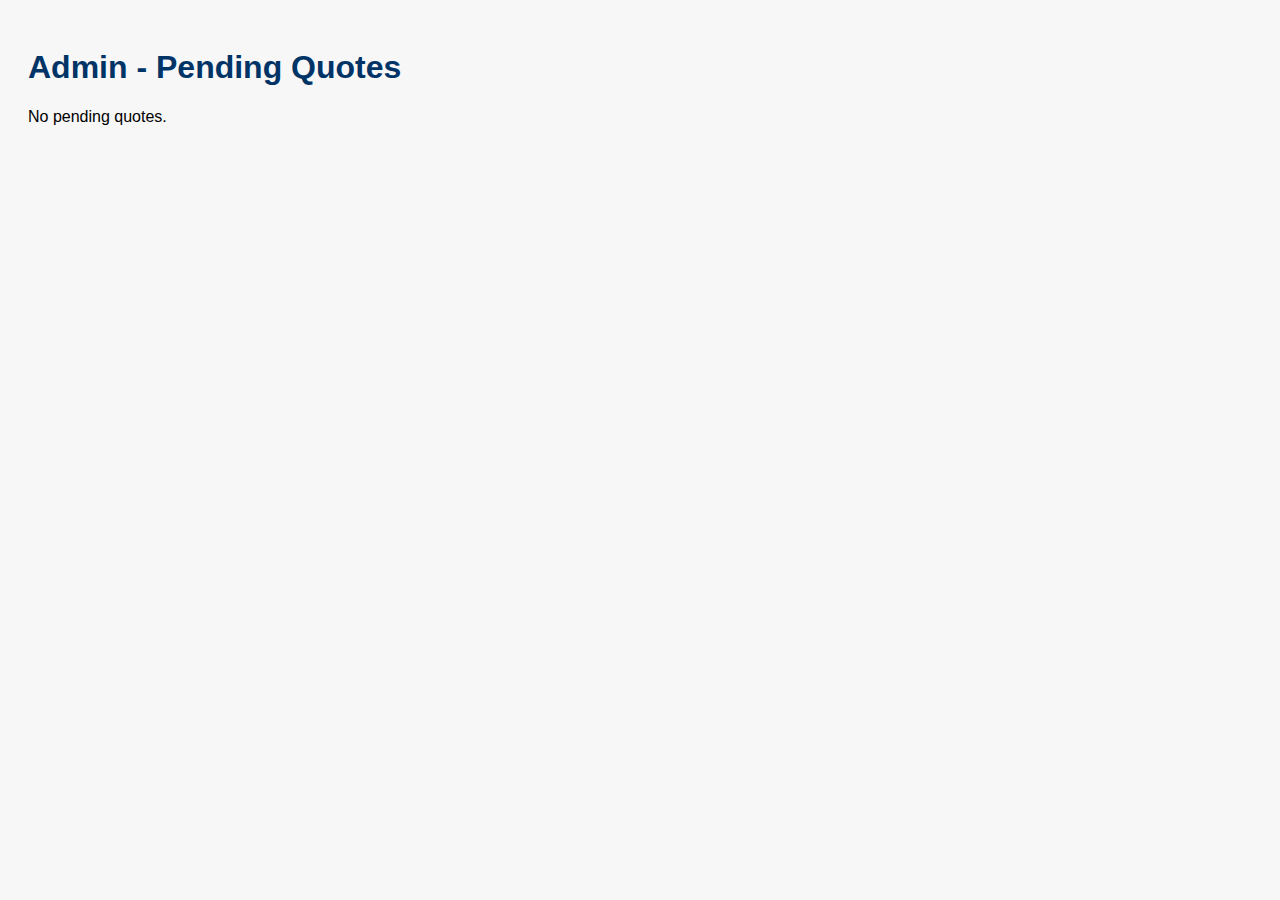
<file: admin-dashboard.html>
<!DOCTYPE html>
<html lang="en">
<head>
  <meta charset="UTF-8" />
  <title>ZESolutions Admin Dashboard</title>
  <style>
    body {
      font-family: Arial, sans-serif;
      padding: 20px;
      background: #f7f7f7;
    }
    h1 {
      color: #003366;
    }
    .quote-card {
      background: #fff;
      border-left: 5px solid #0052cc;
      padding: 15px;
      margin-bottom: 15px;
      border-radius: 8px;
      box-shadow: 0 0 5px rgba(0,0,0,0.1);
    }
    button {
      margin-top: 10px;
      margin-right: 10px;
      padding: 8px 15px;
      border: none;
      border-radius: 5px;
      cursor: pointer;
    }
    .approve {
      background: #28a745;
      color: white;
    }
    .reject {
      background: #dc3545;
      color: white;
    }
  </style>
</head>
<body>

<h1>Admin - Pending Quotes</h1>
<div id="adminPanel"></div>

<script>
  const sampleQuotes = JSON.parse(localStorage.getItem('zes_quotes')) || [];

  function renderQuotes() {
    const panel = document.getElementById('adminPanel');
    panel.innerHTML = '';
    if (sampleQuotes.length === 0) {
      panel.innerHTML = '<p>No pending quotes.</p>';
      return;
    }

    sampleQuotes.forEach((q, index) => {
      const card = document.createElement('div');
      card.className = 'quote-card';
      card.innerHTML = `
        <strong>Client:</strong> ${q.clientName}<br>
        <strong>Service:</strong> ${q.serviceType}<br>
        <strong>Description:</strong> ${q.jobDescription}<br>
        <strong>Estimated Hours:</strong> ${q.hours}<br>
        <strong>Proposed Quote:</strong> ${q.quote}<br>
        <button class="approve" onclick="approveQuote(${index})">Approve</button>
        <button class="reject" onclick="rejectQuote(${index})">Reject</button>
      `;
      panel.appendChild(card);
    });
  }

  function approveQuote(index) {
    alert("Quote approved! Notify client.");
    sampleQuotes.splice(index, 1);
    localStorage.setItem('zes_quotes', JSON.stringify(sampleQuotes));
    renderQuotes();
  }

  function rejectQuote(index) {
    alert("Quote rejected.");
    sampleQuotes.splice(index, 1);
    localStorage.setItem('zes_quotes', JSON.stringify(sampleQuotes));
    renderQuotes();
  }

  renderQuotes();
</script>

</body>
</html>
</file>
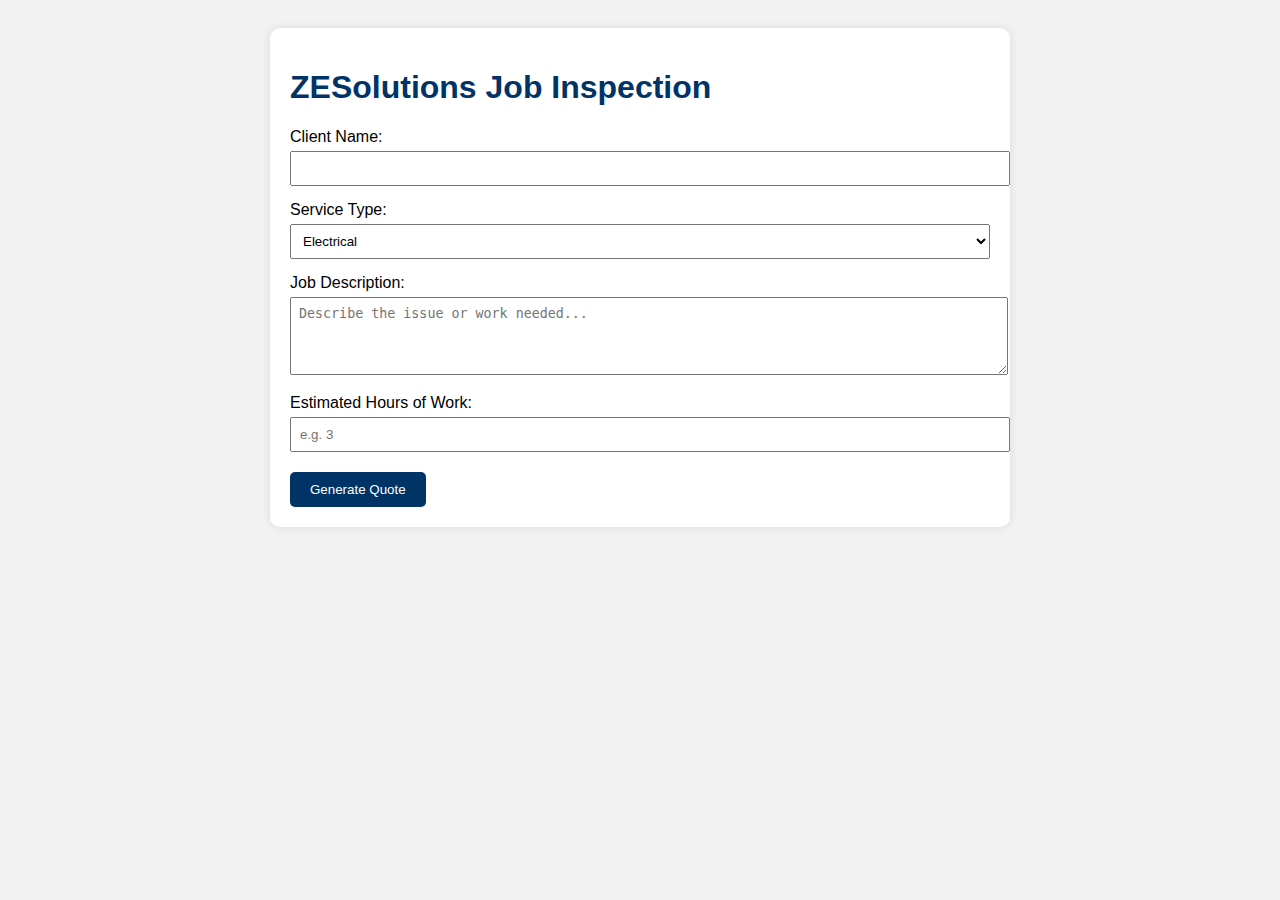
<file: admin.html>
<!DOCTYPE html>
<html lang="en">
<head>
  <meta charset="UTF-8" />
  <meta name="viewport" content="width=device-width, initial-scale=1.0"/>
  <title>ZESolutions - Job Inspection</title>
  <style>
    body {
      font-family: Arial, sans-serif;
      padding: 20px;
      background: #f2f2f2;
    }
    h1, h2 {
      color: #003366;
    }
    .container {
      max-width: 700px;
      background: white;
      padding: 20px;
      border-radius: 10px;
      box-shadow: 0 0 10px rgba(0,0,0,0.1);
      margin: auto;
    }
    label {
      display: block;
      margin-top: 15px;
    }
    input, select, textarea {
      width: 100%;
      padding: 8px;
      margin-top: 5px;
    }
    button {
      margin-top: 20px;
      padding: 10px 20px;
      background-color: #003366;
      color: white;
      border: none;
      border-radius: 5px;
      cursor: pointer;
    }
    .quote-box {
      background: #e6f2ff;
      padding: 10px;
      margin-top: 15px;
      border-left: 4px solid #0052cc;
    }
  </style>
</head>
<body>

<div class="container">
  <h1>ZESolutions Job Inspection</h1>

  <label for="clientName">Client Name:</label>
  <input type="text" id="clientName" required>

  <label for="serviceType">Service Type:</label>
  <select id="serviceType">
    <option value="electrical">Electrical</option>
    <option value="plumbing">Plumbing</option>
    <option value="building">Building</option>
    <option value="solar">Solar</option>
  </select>

  <label for="jobDescription">Job Description:</label>
  <textarea id="jobDescription" rows="4" placeholder="Describe the issue or work needed..."></textarea>

  <label for="estimatedHours">Estimated Hours of Work:</label>
  <input type="number" id="estimatedHours" placeholder="e.g. 3">

  <button onclick="calculateQuote()">Generate Quote</button>

  <div class="quote-box" id="quoteBox" style="display:none;">
    <h2>Estimated Quote:</h2>
    <p id="quoteResult">R 0.00</p>
    <button onclick="submitQuote()">Submit for Admin Review</button>
  </div>
</div>

<script>
  const baseRates = {
    electrical: 500,
    plumbing: 450,
    building: 400,
    solar: 600
  };

  function calculateQuote() {
    const service = document.getElementById("serviceType").value;
    const hours = parseFloat(document.getElementById("estimatedHours").value);
    if (isNaN(hours) || hours <= 0) {
      alert("Please enter a valid number of hours.");
      return;
    }

    const rate = baseRates[service];
    const quote = hours * rate;

    document.getElementById("quoteResult").innerText = "R " + quote.toFixed(2);
    document.getElementById("quoteBox").style.display = "block";
  }

  function submitQuote() {
    const data = {
      clientName: document.getElementById("clientName").value,
      serviceType: document.getElementById("serviceType").value,
      jobDescription: document.getElementById("jobDescription").value,
      hours: document.getElementById("estimatedHours").value,
      quote: document.getElementById("quoteResult").innerText
    };

    console.log("Submitted Quote:", data);
    alert("Quote submitted for admin approval!");
    // In production, send data via fetch/AJAX to backend PHP/API endpoint
  }
</script>

</body>
</html>
</file>
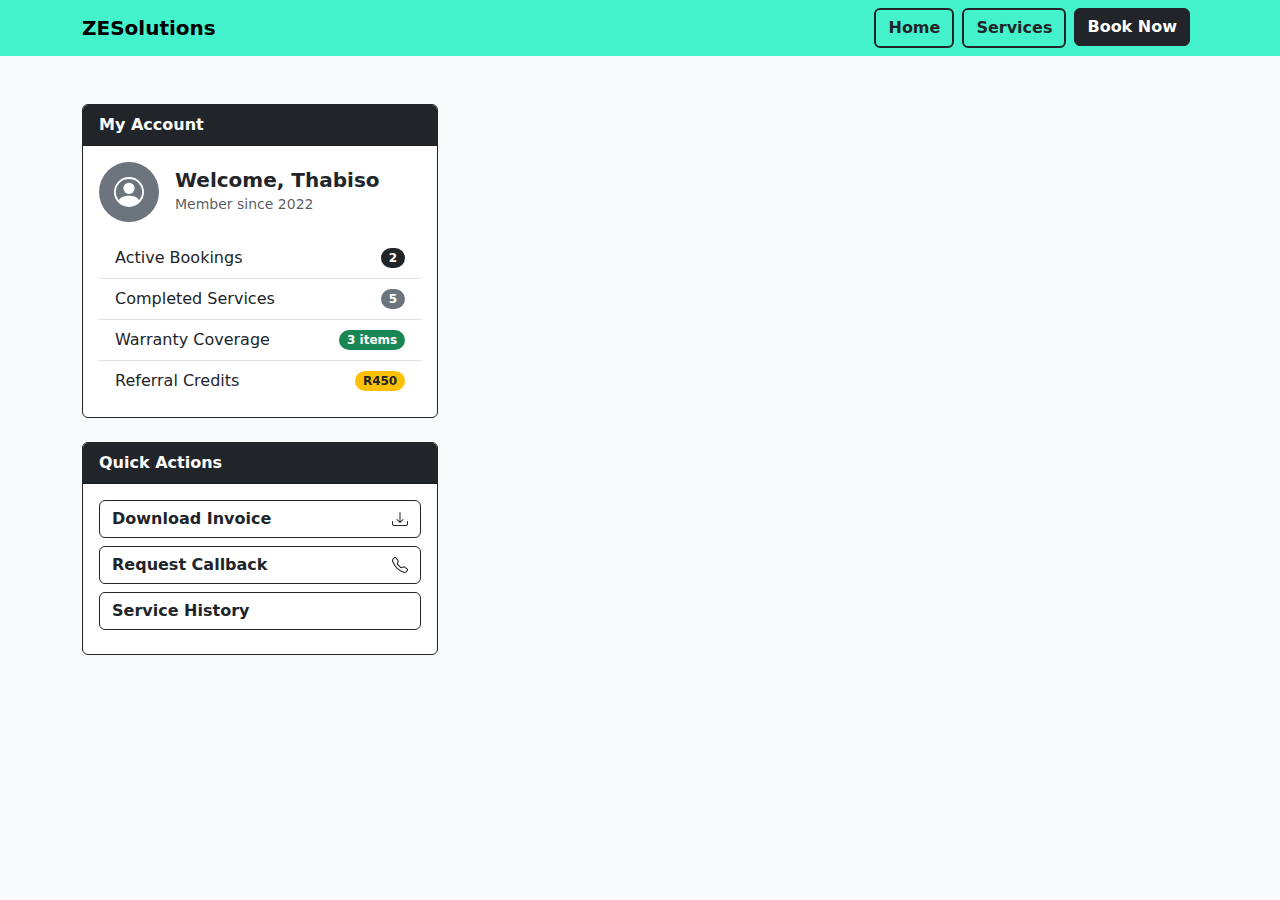
<file: dashboard.html>
<!DOCTYPE html>
<html lang="en">
<head>
    <meta charset="UTF-8">
    <meta name="viewport" content="width=device-width, initial-scale=1.0">
    <title>ZESolutions - Client Dashboard</title>
    <link href="https://cdn.jsdelivr.net/npm/bootstrap@5.3.0/dist/css/bootstrap.min.css" rel="stylesheet">
    <style>
        .timeline {
            position: relative;
            padding-left: 3rem;
            margin: 0 0 0 1rem;
        }
        .timeline-step {
            position: relative;
            padding-bottom: 2rem;
        }
        .timeline-step:last-child {
            padding-bottom: 0;
        }
        .timeline-step::before {
            content: '';
            position: absolute;
            left: -2.2rem;
            top: 0;
            width: 2px;
            height: 100%;
            background: #dee2e6;
        }
        .timeline-step.complete::before {
            background: #198754;
        }
        .timeline-step.current::before {
            background: #0d6efd;
        }
        .circle {
            width: 2rem;
            height: 2rem;
            border-radius: 50%;
            display: flex;
            align-items: center;
            justify-content: center;
            color: white;
            position: absolute;
            left: -3.2rem;
            top: 0;
        }
        .timeline-content {
            padding-left: 1rem;
        }
        .service-badge {
            font-size: 0.8rem;
            padding: 0.25rem 0.5rem;
        }
    </style>
</head>
<body style="background-color: #f8f9fa;">
    <nav class="navbar navbar-expand-lg navbar-light" style="background-color: #44f2cb;">
        <div class="container">
            <a class="navbar-brand fw-bold" href="index.html" style="color: #000;">ZESolutions</a>
            <button class="navbar-toggler border-dark" type="button" data-bs-toggle="collapse" data-bs-target="#navbarNav">
                <span class="navbar-toggler-icon"></span>
            </button>
            <div class="collapse navbar-collapse" id="navbarNav">
                <ul class="navbar-nav ms-auto">
                    <li class="nav-item me-2">
                        <a class="btn btn-outline-dark border-2 fw-bold" href="index.html">Home</a>
                    </li>
                    <li class="nav-item me-2">
                        <a class="btn btn-outline-dark border-2 fw-bold" href="service.html">Services</a>
                    </li>
                    <li class="nav-item me-2">
                        <a class="btn btn-dark fw-bold" href="booking.html">Book Now</a>
                    </li>
                </ul>
            </div>
        </div>
    </nav>

    <div class="container py-5">
        <div class="row">
            <!-- Left Sidebar -->
            <div class="col-md-4 mb-4 mb-md-0">
                <div class="card border-dark mb-4">
                    <div class="card-header bg-dark text-white fw-bold">
                        My Account
                    </div>
                    <div class="card-body">
                        <div class="d-flex align-items-center mb-3">
                            <div class="bg-secondary rounded-circle d-flex align-items-center justify-content-center" style="width: 60px; height: 60px;">
                                <svg xmlns="http://www.w3.org/2000/svg" width="30" height="30" fill="white" viewBox="0 0 16 16">
                                    <path d="M11 6a3 3 0 1 1-6 0 3 3 0 0 1 6 0z"/>
                                    <path fill-rule="evenodd" d="M0 8a8 8 0 1 1 16 0A8 8 0 0 1 0 8zm8-7a7 7 0 0 0-5.468 11.37C3.242 11.226 4.805 10 8 10s4.757 1.225 5.468 2.37A7 7 0 0 0 8 1z"/>
                                </svg>
                            </div>
                            <div class="ms-3">
                                <h5 class="fw-bold mb-0">Welcome, Thabiso</h5>
                                <small class="text-muted">Member since 2022</small>
                            </div>
                        </div>
                        
                        <ul class="list-group list-group-flush">
                            <li class="list-group-item d-flex justify-content-between align-items-center">
                                Active Bookings
                                <span class="badge bg-dark rounded-pill">2</span>
                            </li>
                            <li class="list-group-item d-flex justify-content-between align-items-center">
                                Completed Services
                                <span class="badge bg-secondary rounded-pill">5</span>
                            </li>
                            <li class="list-group-item d-flex justify-content-between align-items-center">
                                Warranty Coverage
                                <span class="badge bg-success rounded-pill">3 items</span>
                            </li>
                            <li class="list-group-item d-flex justify-content-between align-items-center">
                                Referral Credits
                                <span class="badge bg-warning text-dark rounded-pill">R450</span>
                            </li>
                        </ul>
                    </div>
                </div>
                
                <div class="card border-dark">
                    <div class="card-header bg-dark text-white fw-bold">
                        Quick Actions
                    </div>
                    <div class="card-body">
                        <button class="btn btn-outline-dark w-100 mb-2 fw-bold d-flex align-items-center justify-content-between">
                            <span>Download Invoice</span>
                            <svg xmlns="http://www.w3.org/2000/svg" width="16" height="16" fill="currentColor" viewBox="0 0 16 16">
                                <path d="M.5 9.9a.5.5 0 0 1 .5.5v2.5a1 1 0 0 0 1 1h12a1 1 0 0 0 1-1v-2.5a.5.5 0 0 1 1 0v2.5a2 2 0 0 1-2 2H2a2 2 0 0 1-2-2v-2.5a.5.5 0 0 1 .5-.5z"/>
                                <path d="M7.646 11.854a.5.5 0 0 0 .708 0l3-3a.5.5 0 0 0-.708-.708L8.5 10.293V1.5a.5.5 0 0 0-1 0v8.793L5.354 8.146a.5.5 0 1 0-.708.708l3 3z"/>
                            </svg>
                        </button>
                        <button class="btn btn-outline-dark w-100 mb-2 fw-bold d-flex align-items-center justify-content-between">
                            <span>Request Callback</span>
                            <svg xmlns="http://www.w3.org/2000/svg" width="16" height="16" fill="currentColor" viewBox="0 0 16 16">
                                <path d="M3.654 1.328a.678.678 0 0 0-1.015-.063L1.605 2.3c-.483.484-.661 1.169-.45 1.77a17.568 17.568 0 0 0 4.168 6.608 17.569 17.569 0 0 0 6.608 4.168c.601.211 1.286.033 1.77-.45l1.034-1.034a.678.678 0 0 0-.063-1.015l-2.307-1.794a.678.678 0 0 0-.58-.122l-2.19.547a1.745 1.745 0 0 1-1.657-.459L5.482 8.062a1.745 1.745 0 0 1-.46-1.657l.548-2.19a.678.678 0 0 0-.122-.58L3.654 1.328zM1.884.511a1.745 1.745 0 0 1 2.612.163L6.29 2.98c.329.423.445.974.315 1.494l-.547 2.19a.678.678 0 0 0 .178.643l2.457 2.457a.678.678 0 0 0 .644.178l2.189-.547a1.745 1.745 0 0 1 1.494.315l2.306 1.794c.829.645.905 1.87.163 2.611l-1.034 1.034c-.74.74-1.846 1.065-2.877.702a18.634 18.634 0 0 1-7.01-4.42 18.634 18.634 0 0 1-4.42-7.009c-.362-1.03-.037-2.137.703-2.877L1.885.511z"/>
                            </svg>
                        </button>
                        <button class="btn btn-outline-dark w-100 mb-2 fw-bold d-flex align-items-center justify-content-between">
                            <span>Service History</span>
                            <svg xmlns="http://www.w3.org/2000/svg" width="16" height="16" fill="currentColor" viewBox="0 0 16 16">
                                <path d="M1 0a1 1 0 0 0-1 1v14a1 1 0 0 0 1 1h3v-3.5a.5.5 0 0 1 .5-.5h3a.5.5 0 0 1 .5.5V16h3a1 1 0 0 0 1-1V1a1 1 0 0 0-1-1H1Zm2.5 2a.5.5 0 0 1 .5-.5h7a.5.5 0 0 1 .5.5v2a.5.5 0 0 1-.5.5h-7a.5.5 0 0 1-.5-.5v-2Zm0 4a.5.5 0 0 1 .5-.5h4a.5
</file>
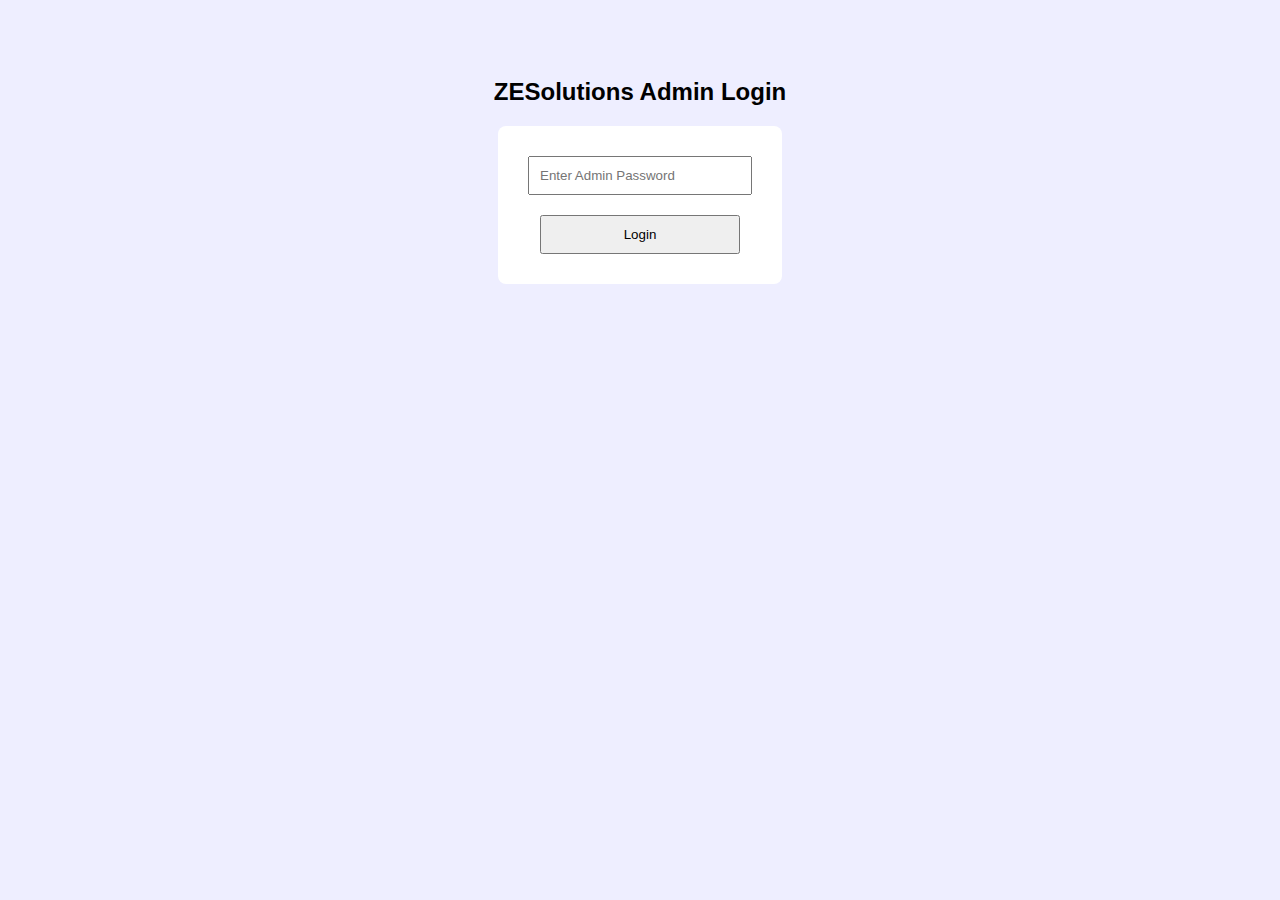
<file: employee.html>
<!DOCTYPE html>
<html lang="en">
<head>
  <meta charset="UTF-8">
  <title>Admin Login</title>
  <style>
    body { font-family: Arial; background: #eef; padding: 50px; text-align: center; }
    form { background: #fff; display: inline-block; padding: 20px; border-radius: 8px; }
    input { padding: 10px; margin: 10px; width: 200px; }
  </style>
</head>
<body>
  <h2>ZESolutions Admin Login</h2>
  <form action="admin-login.php" method="POST">
    <input type="password" name="password" placeholder="Enter Admin Password" required><br>
    <input type="submit" value="Login">
  </form>
</body>
</html>
</file>
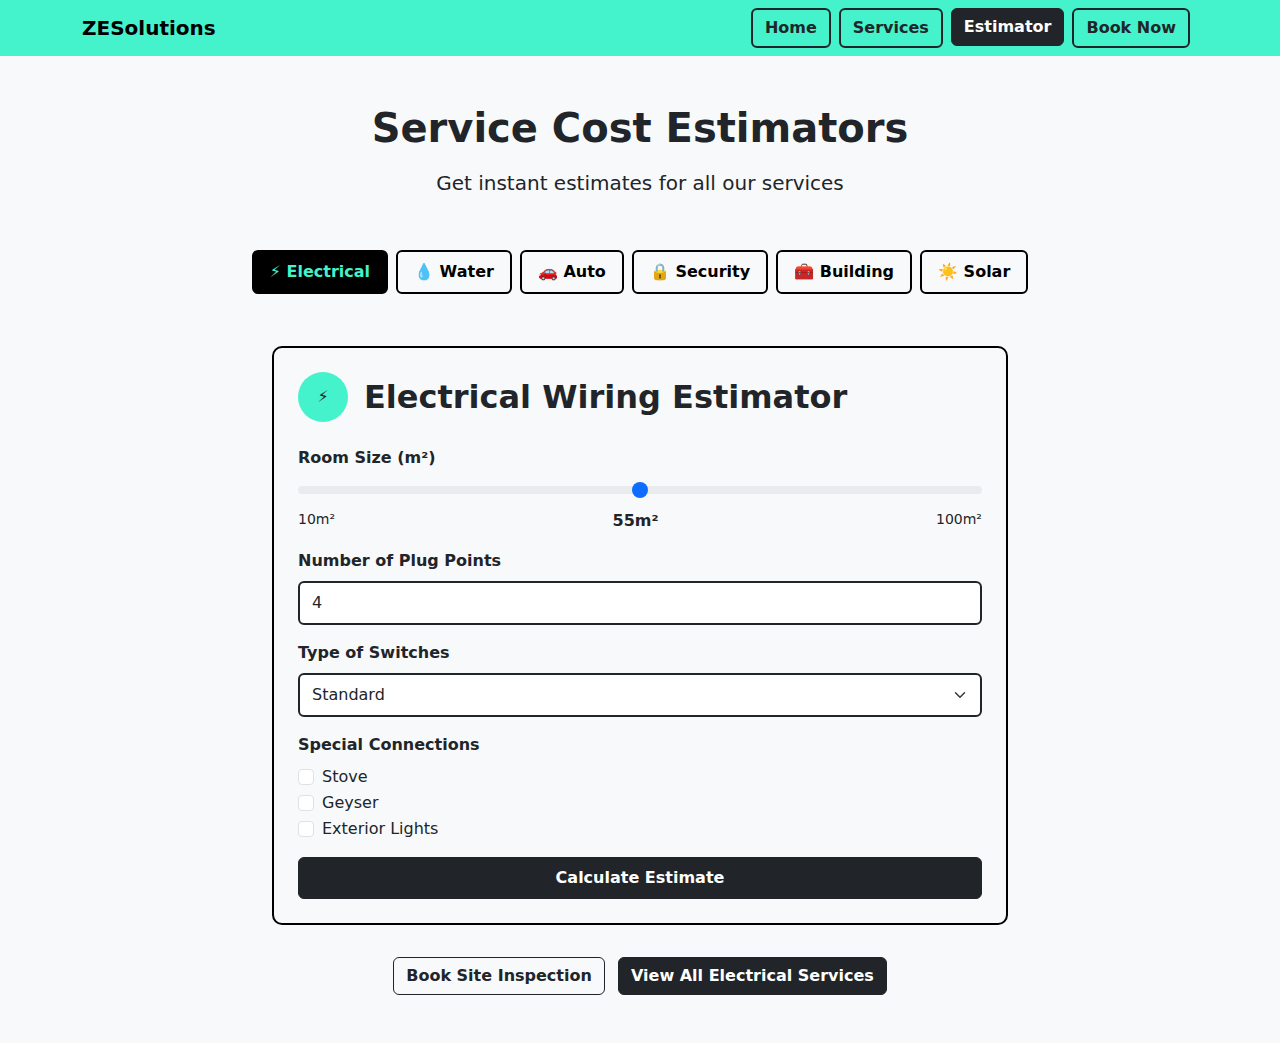
<file: estimator.html>
<!DOCTYPE html>
<html lang="en">
<head>
    <meta charset="UTF-8">
    <meta name="viewport" content="width=device-width, initial-scale=1.0">
    <title>ZESolutions - Service Estimators</title>
    <link href="https://cdn.jsdelivr.net/npm/bootstrap@5.3.0/dist/css/bootstrap.min.css" rel="stylesheet">
	
    <style>
        .estimator-card {
            border: 2px solid #000;
            border-radius: 10px;
            transition: all 0.3s;
            margin-bottom: 2rem;
        }
        .estimator-card:hover {
            transform: translateY(-5px);
            box-shadow: 0 10px 20px rgba(0,0,0,0.1);
        }
        .nav-pills .nav-link.active {
            background-color: #000;
            color: #44f2cb;
            font-weight: bold;
        }
        .nav-pills .nav-link {
            color: #000;
            border: 2px solid #000;
            margin: 0.25rem;
            font-weight: bold;
        }
        .division-icon {
            width: 50px;
            height: 50px;
            background-color: #44f2cb;
            border-radius: 50%;
            display: flex;
            align-items: center;
            justify-content: center;
            margin-right: 1rem;
        }
        .result-box {
            background-color: #f8f9fa;
            border-left: 4px solid #44f2cb;
            padding: 1rem;
            margin-top: 1rem;
        }
    </style>
</head>
<body style="background-color: #f8f9fa;">
  <nav class="navbar navbar-expand-lg navbar-light" style="background-color: #44f2cb;">
        <div class="container">
            <a class="navbar-brand fw-bold" href="index.html" style="color: #000;">ZESolutions</a>
            <button class="navbar-toggler border-dark" type="button" data-bs-toggle="collapse" data-bs-target="#navbarNav">
                <span class="navbar-toggler-icon"></span>
            </button>
            <div class="collapse navbar-collapse" id="navbarNav">
                <ul class="navbar-nav ms-auto">
                    <li class="nav-item me-2">
                        <a class="btn btn-outline-dark border-2 fw-bold" href="index.html">Home</a>
                    </li>
                    <li class="nav-item me-2">
                        <a class="btn btn-outline-dark border-2 fw-bold" href="service.html">Services</a>
                    </li>
					<li class="nav-item me-2">
                        <a class="btn btn-dark fw-bold" href="estimator.html">Estimator</a>
                    </li>
                    <li class="nav-item me-2">
                        <a class="btn btn-outline-dark border-2 fw-bold" href="booking.html">Book Now</a>
                    </li>
      </ul>
    </div>
  </div>
</nav>
    <div class="container py-5">
        <div class="text-center mb-5">
            <h1 class="fw-bold mb-3">Service Cost Estimators</h1>
            <p class="lead">Get instant estimates for all our services</p>
        </div>

        <!-- Division Navigation -->
        <ul class="nav nav-pills justify-content-center mb-5" id="division-tabs" role="tablist">
            <li class="nav-item" role="presentation">
                <button class="nav-link active" id="electrical-tab" data-bs-toggle="pill" data-bs-target="#electrical" type="button" role="tab">
                    ⚡ Electrical
                </button>
            </li>
            <li class="nav-item" role="presentation">
                <button class="nav-link" id="water-tab" data-bs-toggle="pill" data-bs-target="#water" type="button" role="tab">
                    💧 Water
                </button>
            </li>
            <li class="nav-item" role="presentation">
                <button class="nav-link" id="auto-tab" data-bs-toggle="pill" data-bs-target="#auto" type="button" role="tab">
                    🚗 Auto
                </button>
            </li>
            <li class="nav-item" role="presentation">
                <button class="nav-link" id="security-tab" data-bs-toggle="pill" data-bs-target="#security" type="button" role="tab">
                    🔒 Security
                </button>
            </li>
            <li class="nav-item" role="presentation">
                <button class="nav-link" id="building-tab" data-bs-toggle="pill" data-bs-target="#building" type="button" role="tab">
                    🧰 Building
                </button>
            </li>
            <li class="nav-item" role="presentation">
                <button class="nav-link" id="solar-tab" data-bs-toggle="pill" data-bs-target="#solar" type="button" role="tab">
                    ☀️ Solar
                </button>
            </li>
        </ul>

        <div class="tab-content" id="division-tabs-content">
            <!-- Electrical Wiring Estimator -->
            <div class="tab-pane fade show active" id="electrical" role="tabpanel">
                <div class="row justify-content-center">
                    <div class="col-lg-8">
                        <div class="estimator-card p-4">
                            <div class="d-flex align-items-center mb-4">
                                <div class="division-icon">
                                    ⚡
                                </div>
                                <h2 class="fw-bold mb-0">Electrical Wiring Estimator</h2>
                            </div>
                            
                            <form id="electricalForm">
                                <div class="mb-3">
                                    <label class="form-label fw-bold">Room Size (m²)</label>
                                    <input type="range" class="form-range" min="10" max="100" step="5" id="roomSize" oninput="updateRoomSize()">
                                    <div class="d-flex justify-content-between">
                                        <small>10m²</small>
                                        <output id="roomSizeValue" class="fw-bold">15m²</output>
                                        <small>100m²</small>
                                    </div>
                                </div>
                                
                                <div class="mb-3">
                                    <label class="form-label fw-bold">Number of Plug Points</label>
                                    <input type="number" class="form-control border-dark border-2 py-2" min="1" max="20" value="4" id="plugPoints">
                                </div>
                                
                                <div class="mb-3">
                                    <label class="form-label fw-bold">Type of Switches</label>
                                    <select class="form-select border-dark border-2 py-2" id="switchType">
                                        <option value="standard">Standard</option>
                                        <option value="dimmer">Dimmer</option>
                                        <option value="smart">Smart Switches</option>
                                    </select>
                                </div>
                                
                                <div class="mb-3">
                                    <label class="form-label fw-bold">Special Connections</label>
                                    <div class="form-check">
                                        <input class="form-check-input" type="checkbox" value="stove" id="stoveCheck">
                                        <label class="form-check-label" for="stoveCheck">Stove</label>
                                    </div>
                                    <div class="form-check">
                                        <input class="form-check-input" type="checkbox" value="geyser" id="geyserCheck">
                                        <label class="form-check-label" for="geyserCheck">Geyser</label>
                                    </div>
                                    <div class="form-check">
                                        <input class="form-check-input" type="checkbox" value="exterior" id="exteriorCheck">
                                        <label class="form-check-label" for="exteriorCheck">Exterior Lights</label>
                                    </div>
                                </div>
                                
                                <button type="button" class="btn btn-dark w-100 fw-bold py-2" onclick="calculateElectrical()">Calculate Estimate</button>
                                
                                <div id="electricalResult" class="result-box d-none">
                                    <div class="d-flex justify-content-between align-items-center">
                                        <h5 class="fw-bold mb-0">Estimated Cost:</h5>
                                        <h4 class="fw-bold text-success mb-0" id="electricalCost">R0</h4>
                                    </div>
                                    <hr>
                                    <p class="small mb-1"><span class="fw-bold">Includes:</span> Labor, basic materials, compliance check</p>
                                    <p class="small mb-0"><span class="fw-bold">Note:</span> Final quote may vary after site inspection</p>
                                </div>
                            </form>
                        </div>
                        
                        <div class="text-center mt-4">
                            <a href="booking.html" class="btn btn-outline-dark fw-bold me-2">Book Site Inspection</a>
                            <a href="electrical.html" class="btn btn-dark fw-bold">View All Electrical Services</a>
                        </div>
                    </div>
                </div>
            </div>
            
            <!-- Water Solutions Estimator -->
            <div class="tab-pane fade" id="water" role="tabpanel">
                <div class="row justify-content-center">
                    <div class="col-lg-8">
                        <div class="estimator-card p-4">
                            <div class="d-flex align-items-center mb-4">
                                <div class="division-icon">
                                    💧
                                </div>
                                <h2 class="fw-bold mb-0">Water Solutions Estimator</h2>
                            </div>
                            
                            <form id="waterForm">
                                <div class="mb-3">
                                    <label class="form-label fw-bold">Tank Size Needed</label>
                                    <div class="btn-group w-100" role="group">
                                        <input type="radio" class="btn-check" name="tankSize" id="tankSmall" value="2200" autocomplete="off" checked>
                                        <label class="btn btn-outline-dark" for="tankSmall">2,200L</label>
                                        
                                        <input type="radio" class="btn-check" name="tankSize" id="tankMedium" value="5000" autocomplete="off">
                                        <label class="btn btn-outline-dark" for="tankMedium">5,000L</label>
                                        
                                        <input type="radio" class="btn-check" name="tankSize" id="tankLarge" value="10000" autocomplete="off">
                                        <label class="btn btn-outline-dark" for="tankLarge">10,000L</label>
                                    </div>
                                </div>
                                
                                <div class="mb-3">
                                    <label class="form-label fw-bold">Pump Type</label>
                                    <select class="form-select border-dark border-2 py-2" id="pumpType">
                                        <option value="none">No Pump</option>
                                        <option value="manual">Manual Pressure Pump</option>
                                        <option value="auto">Automatic Pressure Pump</option>
                                        <option value="borehole">Borehole Pump</option>
                                    </select>
                                </div>
                                
                                <div class="mb-3">
                                    <label class="form-label fw-bold">Installation Complexity</label>
                                    <select class="form-select border-dark border-2 py-2" id="waterComplexity">
                                        <option value="simple">Simple (Ground level, easy access)</option>
                                        <option value="medium">Medium (Roof installation or tight space)</option>
                                        <option value="complex">Complex (Multi-level, special fittings needed)</option>
                                    </select>
                                </div>
                                
                                <button type="button" class="btn btn-dark w-100 fw-bold py-2" onclick="calculateWater()">Calculate Estimate</button>
                                
                                <div id="waterResult" class="result-box d-none">
                                    <div class="d-flex justify-content-between align-items-center">
                                        <h5 class="fw-bold mb-0">Estimated Cost:</h5>
                                        <h4 class="fw-bold text-success mb-0" id="waterCost">R0</h4>
                                    </div>
                                    <hr>
                                    <p class="small mb-1"><span class="fw-bold">Includes:</span> Tank, basic installation, fittings</p>
                                    <p class="small mb-0"><span class="fw-bold">Note:</span> Does not include municipal permits if required</p>
                                </div>
                            </form>
                        </div>
                        
                        <div class="text-center mt-4">
                            <a href="booking.html" class="btn btn-outline-dark fw-bold me-2">Request Site Assessment</a>
                            <a href="water.html" class="btn btn-dark fw-bold">View Water Solutions</a>
                        </div>
                    </div>
                </div>
            </div>
            
            <!-- Auto & Fleet Estimator -->
            <div class="tab-pane fade" id="auto" role="tabpanel">
                <div class="row justify-content-center">
                    <div class="col-lg-8">
                        <div class="estimator-card p-4">
                            <div class="d-flex align-items-center mb-4">
                                <div class="division-icon">
                                    🚗
                                </div>
                                <h2 class="fw-bold mb-0">Auto & Fleet Estimator</h2>
                            </div>
                            
                            <form id="autoForm">
                                <div class="mb-3">
                                    <label class="form-label fw-bold">Service Type</label>
                                    <select class="form-select border-dark border-2 py-2" id="autoService" onchange="updateAutoForm()">
                                        <option value="wash">Car Wash</option>
                                        <option value="detail">Detailing</option>
                                        <option value="paint">Spray Painting</option>
                                        <option value="fleet">Fleet Service</option>
                                    </select>
                                </div>
                                
                                <div id="washOptions">
                                    <div class="mb-3">
                                        <label class="form-label fw-bold">Vehicle Type</label>
                                        <select class="form-select border-dark border-2 py-2">
                                            <option value="sedan">Sedan</option>
                                            <option value="suv">SUV/4x4</option>
                                            <option value="bakkie">Bakkie</option>
                                            <option value="minibus">Minibus/Taxi</option>
                                        </select>
                                    </div>
                                </div>
                                
                                <div id="paintOptions" class="d-none">
                                    <div class="mb-3">
                                        <label class="form-label fw-bold">Paint Area</label>
                                        <select class="form-select border-dark border-2 py-2">
                                            <option value="panel">Single Panel</option>
                                            <option value="bumper">Bumper</option>
                                            <option value="half">Half Vehicle</option>
                                            <option value="full">Full Respray</option>
                                        </select>
                                    </div>
                                    <div class="mb-3">
                                        <label class="form-label fw-bold">Paint Quality</label>
                                        <select class="form-select border-dark border-2 py-2">
                                            <option value="standard">Standard</option>
                                            <option value="premium">Premium</option>
                                            <option value="custom">Custom Color</option>
                                        </select>
                                    </div>
                                </div>
                                
                                <div id="fleetOptions" class="d-none">
                                    <div class="mb-3">
                                        <label class="form-label fw-bold">Number of Vehicles</label>
                                        <input type="number" class="form-control border-dark border-2 py-2" min="1" value="5">
                                    </div>
                                    <div class="mb-3">
                                        <label class="form-label fw-bold">Service Frequency</label>
                                        <select class="form-select border-dark border-2 py-2">
                                            <option value="weekly">Weekly</option>
                                            <option value="biweekly">Bi-weekly</option>
                                            <option value="monthly">Monthly</option>
                                        </select>
                                    </div>
                                </div>
                                
                                <button type="button" class="btn btn-dark w-100 fw-bold py-2" onclick="calculateAuto()">Calculate Estimate</button>
                                
                                <div id="autoResult" class="result-box d-none">
                                    <div class="d-flex justify-content-between align-items-center">
                                        <h5 class="fw-bold mb-0">Estimated Cost:</h5>
                                        <h4 class="fw-bold text-success mb-0" id="autoCost">R0</h4>
                                    </div>
                                    <hr>
                                    <p class="small mb-1" id="autoIncludes"></p>
                                    <p class="small mb-0"><span class="fw-bold">Note:</span> Mobile service available at your location</p>
                                </div>
                            </form>
                        </div>
                        
                        <div class="text-center mt-4">
                            <a href="booking.html" class="btn btn-outline-dark fw-bold me-2">Book Mobile Service</a>
                            <a href="auto.html" class="btn btn-dark fw-bold">View Auto Services</a>
                        </div>
                    </div>
                </div>
            </div>
            
            <!-- Security Solutions Estimator -->
            <div class="tab-pane fade" id="security" role="tabpanel">
                <div class="row justify-content-center">
                    <div class="col-lg-8">
                        <div class="estimator-card p-4">
                            <div class="d-flex align-items-center mb-4">
                                <div class="division-icon">
                                    🔒
                                </div>
                                <h2 class="fw-bold mb-0">Security Solutions Estimator</h2>
                            </div>
                            
                            <form id="securityForm">
                                <div class="mb-3">
                                    <label class="form-label fw-bold">System Type</label>
                                    <select class="form-select border-dark border-2 py-2" id="securitySystem">
                                        <option value="basic">Basic Alarm System</option>
                                        <option value="cctv">CCTV Package</option>
                                        <option value="fencing">Electric Fencing</option>
                                        <option value="combo">Full Security Combo</option>
                                    </select>
                                </div>
                                
                                <div class="mb-3">
                                    <label class="form-label fw-bold">Property Size</label>
                                    <select class="form-select border-dark border-2 py-2" id="propertySize">
                                        <option value="small">Small (1-2 rooms)</option>
                                        <option value="medium">Medium (3-4 rooms)</option>
                                        <option value="large">Large (House + Yard)</option>
                                        <option value="commercial">Commercial Property</option>
                                    </select>
                                </div>
                                
                                <div class="mb-3">
                                    <label class="form-label fw-bold">Additional Features</label>
                                    <div class="form-check">
                                        <input class="form-check-input" type="checkbox" value="monitoring" id="monitoringCheck">
                                        <label class="form-check-label" for="monitoringCheck">24/7 Monitoring</label>
                                    </div>
                                    <div class="form-check">
                                        <input class="form-check-input" type="checkbox" value="smart" id="smartCheck">
                                        <label class="form-check-label" for="smartCheck">Smart Home Integration</label>
                                    </div>
                                    <div class="form-check">
                                        <input class="form-check-input" type="checkbox" value="backup" id="backupCheck">
                                        <label class="form-check-label" for="backupCheck">Battery Backup</label>
                                    </div>
                                </div>
                                
                                <button type="button" class="btn btn-dark w-100 fw-bold py-2" onclick="calculateSecurity()">Calculate Estimate</button>
                                
                                <div id="securityResult" class="result-box d-none">
                                    <div class="d-flex justify-content-between align-items-center">
                                        <h5 class="fw-bold mb-0">Estimated Cost:</h5>
                                        <h4 class="fw-bold text-success mb-0" id="securityCost">R0</h4>
                                    </div>
                                    <hr>
                                    <p class="small mb-1"><span class="fw-bold">Includes:</span> Equipment and basic installation</p>
                                    <p class="small mb-0"><span class="fw-bold">Note:</span> 6-month maintenance plan available</p>
                                </div>
                            </form>
                        </div>
                        
                        <div class="text-center mt-4">
                            <a href="booking.html" class="btn btn-outline-dark fw-bold me-2">Book Security Consultation</a>
                            <a href="security.html" class="btn btn-dark fw-bold">View Security Packages</a>
                        </div>
                    </div>
                </div>
            </div>
            
            <!-- Building Maintenance Estimator -->
            <div class="tab-pane fade" id="building" role="tabpanel">
                <div class="row justify-content-center">
                    <div class="col-lg-8">
                        <div class="estimator-card p-4">
                            <div class="d-flex align-items-center mb-4">
                                <div class="division-icon">
                                    🧰
                                </div>
                                <h2 class="fw-bold mb-0">Building Maintenance Estimator</h2>
                            </div>
                            
                            <form id="buildingForm">
                                <div class="mb-3">
                                    <label class="form-label fw-bold">Service Type</label>
                                    <select class="form-select border-dark border-2 py-2" id="buildingService">
                                        <option value="painting">Painting</option>
                                        <option value="plumbing">Plumbing</option>
                                        <option value="roof">Roof Repair</option>
                                        <option value="general">General Maintenance</option>
                                    </select>
                                </div>
                                
                                <div class="mb-3">
                                    <label class="form-label fw-bold">Area Size (m²)</label>
                                    <input type="number" class="form-control border-dark border-2 py-2" min="1" value="10" id="buildingArea">
                                </div>
                                
                                <div class="mb-3">
                                    <label class="form-label fw-bold">Surface Condition</label>
                                    <select class="form-select border-dark border-2 py-2" id="surfaceCondition">
                                        <option value="good">Good (Minor prep needed)</option>
                                        <option value="average">Average (Some repairs needed)</option>
                                        <option value="poor">Poor (Extensive prep needed)</option>
                                    </select>
                                </div>
                                
                                <div class="mb-3">
                                    <label class="form-label fw-bold">Material Quality</label>
                                    <select class="form-select border-dark border-2 py-2" id="materialQuality">
                                        <option value="economy">Economy</option>
                                        <option value="standard">Standard</option>
                                        <option value="premium">Premium</option>
                                    </select>
                                </div>
                                
                                <button type="button" class="btn btn-dark w-100 fw-bold py-2" onclick="calculateBuilding()">Calculate Estimate</button>
                                
                                <div id="buildingResult" class="result-box d-none">
                                    <div class="d-flex justify-content-between align-items-center">
                                        <h5 class="fw-bold mb-0">Estimated Cost:</h5>
                                        <h4 class="fw-bold text-success mb-0" id="buildingCost">R0</h4>
                                    </div>
                                    <hr>
                                    <p class="small mb-1"><span class="fw-bold">Includes:</span> Labor and basic materials</p>
                                    <p class="small mb-0"><span class="fw-bold">Note:</span> Bundle discounts available for multiple services</p>
                                </div>
                            </form>
                        </div>
                        
                        <div class="text-center mt-4">
                            <a href="booking.html" class="btn btn-outline-dark fw-bold me-2">Request Detailed Quote</a>
                            <a href="building.html" class="btn btn-dark fw-bold">View Maintenance Services</a>
                        </div>
                    </div>
                </div>
            </div>
            
            <!-- Solar Energy Estimator -->
            <div class="tab-pane fade" id="solar" role="tabpanel">
                <div class="row justify-content-center">
                    <div class="col-lg-8">
                        <div class="estimator-card p-4">
                            <div class="d-flex align-items-center mb-4">
                                <div class="division-icon">
                                    ☀️
                                </div>
                                <h2 class="fw-bold mb-0">Solar Energy Estimator</h2>
                            </div>
                            
                            <form id="solarForm">
                                <div class="mb-3">
                                    <label class="form-label fw-bold">Monthly Electricity Bill</label>
                                    <select class="form-select border-dark border-2 py-2" id="electricityBill">
                                        <option value="low">Under R1000</option>
                                        <option value="medium">R1000 - R3000</option>
                                        <option value="high">Over R3000</option>
                                    </select>
                                </div>
                                
                                <div class="mb-3">
                                    <label class="form-label fw-bold">System Type</label>
                                    <select class="form-select border-dark border-2 py-2" id="solarSystem">
                                        <option value="basic">Basic (Essential loads only)</option>
                                        <option value="standard">Standard (Most household needs)</option>
                                        <option value="premium">Premium (Full home backup)</option>
                                        <option value="commercial">Commercial/Industrial</option>
                                    </select>
                                </div>
                                
                                <div class="mb-3">
                                    <label class="form-label fw-bold">Additional Options</label>
                                    <div class="form-check">
                                        <input class="form-check-input" type="checkbox" value="monitoring" id="solarMonitoring">
                                        <label class="form-check-label" for="solarMonitoring">Smart Monitoring</label>
                                    </div>
                                    <div class="form-check">
                                        <input class="form-check-input" type="checkbox" value="battery" id="solarBattery">
                                        <label class="form-check-label" for="solarBattery">Battery Backup</label>
                                    </div>
                                    <div class="form-check">
                                        <input class="form-check-input" type="checkbox" value="geyser" id="solarGeyser">
                                        <label class="form-check-label" for="solarGeyser">Solar Geyser</label>
                                    </div>
                                </div>
                                
                                <button type="button" class="btn btn-dark w-100 fw-bold py-2" onclick="calculateSolar()">Calculate Estimate</button>
                                
                                <div id="solarResult" class="result-box d-none">
                                    <div class="d-flex justify-content-between align-items-center">
                                        <h5 class="fw-bold mb-0">Estimated Cost:</h5>
                                        <h4 class="fw-bold text-success mb-0" id="solarCost">R0</h4>
                                    </div>
                                    <hr>
                                    <div class="d-flex justify-content-between">
                                        <p class="small mb-1"><span class="fw-bold">Estimated Savings:</span></p>
                                        <p class="small mb-1 fw-bold" id="solarSavings">R0/month</p>
                                    </div>
                                    <p class="small mb-0"><span class="fw-bold">Note:</span> Free energy audit available</p>
                                </div>
                            </form>
                        </div>
                        
                        <div class="text-center mt-4">
                            <a href="booking.html" class="btn btn-outline-dark fw-bold me-2">Book Energy Audit</a>
                            <a href="solar.html" class="btn btn-dark fw-bold">View Solar Solutions</a>
                        </div>
                    </div>
                </div>
            </div>
        </div>
    </div>

    <script src="https://cdn.jsdelivr.net/npm/bootstrap@5.3.0/dist/js/bootstrap.bundle.min.js"></script>
    
<script>
        // Update room size value display
        function updateRoomSize() {
            document.getElementById('roomSizeValue').textContent = document.getElementById('roomSize').value + 'm²';
        }
        
        // Update auto form based on service selection
        function updateAutoForm() {
            const service = document.getElementById('autoService').value;
            document.getElementById('washOptions').classList.add('d-none');
            document.getElementById('paintOptions').classList.add('d-none');
            document.getElementById('fleetOptions').classList.add('d-none');
            
            if (service === 'wash' || service === 'detail') {
                document.getElementById('washOptions').classList.remove('d-none');
            } else if (service === 'paint') {
                document.getElementById('paintOptions').classList.remove('d-none');
            } else if (service === 'fleet') {
                document.getElementById('fleetOptions').classList.remove('d-none');
            }
        }
        
        // Calculation functions for each division
        function calculateElectrical() {
            const roomSize = parseInt(document.getElementById('roomSize').value);
            const plugPoints = parseInt(document.getElementById('plugPoints').value);
            const switchType = document.getElementById('switchType').value;
            
            let baseCost = 800;
            let sizeCost = roomSize * 20;
            let plugCost = plugPoints * 150;
            
            // Adjust for switch type
            if (switchType === 'dimmer') plugCost += plugPoints * 50;
            if (switchType === 'smart') plugCost += plugPoints * 200;
            
            // Add special connections
            if (document.getElementById('stoveCheck').checked) baseCost += 1200;
            if (document.getElementById('geyserCheck').checked) baseCost += 1500;
            if (document.getElementById('exteriorCheck').checked) baseCost += 800;
            
            const total = baseCost + sizeCost + plugCost;
            
            document.getElementById('electricalResult').classList.remove('d-none');
            document.getElementById('electricalCost').textContent = 'R' + total.toLocaleString();
        }
        
        function calculateWater() {
            const tankSize = parseInt(document.querySelector('input[name="tankSize"]:checked').value);
            const pumpType = document.getElementById('pumpType').value;
            const complexity = document.getElementById('waterComplexity').value;
            
            let cost = tankSize * 1; // Base tank cost
            
            // Add pump cost
            if (pumpType === 'manual') cost += 2500;
            if (pumpType === 'auto') cost += 4500;
            if (pumpType === 'borehole') cost += 8500;
            
            // Adjust for complexity
            if (complexity === 'medium') cost *= 1.3;
            if (complexity === 'complex') cost *= 1.6;
            
            document.getElementById('waterResult').classList.remove('d-none');
            document.getElementById('waterCost').textContent = 'R' + Math.round(cost).toLocaleString();
        }
        
        function calculateAuto() {
            const service = document.getElementById('autoService').value;
            let cost = 0;
            let includes = '';
            
            if (service === 'wash') {
                cost = 150;
                includes = 'Exterior wash and vacuum';
            } else if (service === 'detail') {
                cost = 600;
                includes = 'Full interior/exterior detailing';
            } else if (service === 'paint') {
                const area = document.querySelector('#paintOptions select').value;
                if (area === 'panel') cost = 1200;
                if (area === 'bumper') cost = 1800;
                if (area === 'half') cost = 4500;
                if (area === 'full') cost = 9500;
                includes = 'Paint and labor';
            } else if (service === 'fleet') {
                const vehicles = parseInt(document.querySelector('#fleetOptions input').value);
                cost = vehicles * 100;
                includes = vehicles + ' vehicle exterior wash';
            }
            
            document.getElementById('autoResult').classList.remove('d-none');
            document.getElementById('autoCost').textContent = 'R' + cost.toLocaleString();
            document.getElementById('autoIncludes').textContent = 'Includes: ' + includes;
        }
        
        function calculateSecurity() {
            const system = document.getElementById('securitySystem').value;
            const size = document.getElementById('propertySize').value;
            
            let cost = 0;
            
            // Base system cost
            if (system === 'basic') cost = 3500;
            if (system === 'cctv') cost = 8500;
            if (system === 'fencing') cost = 12000;
            if (system === 'combo') cost = 22000;
            
            // Adjust for property size
            if (size === 'medium') cost *= 1.5;
            if (size === 'large') cost *= 2.5;
            if (size === 'commercial') cost *= 4;
            
            // Add features
            if (document.getElementById('monitoringCheck').checked) cost += 5000;
            if (document.getElementById('smartCheck').checked) cost += 3000;
            if (document.getElementById('backupCheck').checked) cost += 2500;
            
            document.getElementById('securityResult').classList.remove('d-none');
            document.getElementById('securityCost').textContent = 'R' + Math.round(cost).toLocaleString();
        }
        
        function calculateBuilding() {
            const service = document.getElementById('buildingService').value;
            const area = parseInt(document.getElementById('buildingArea').value);
            const condition = document.getElementById('surfaceCondition').value;
            const quality = document.getElementById('materialQuality').value;
            
            let costPerM2 = 0;
            
            // Base cost per m²
            if (service === 'painting') costPerM2 = 120;
            if (service === 'plumbing') costPerM2 = 250;
            if (service === 'roof') costPerM2 = 350;
            if (service === 'general') costPerM2 = 180;
            
            // Adjust for condition
            if (condition === 'average') costPerM2 *= 1.3;
            if (condition === 'poor') costPerM2 *= 1.8;
            
            // Adjust for quality
            if (quality === 'standard') costPerM2 *= 1.2;
            if (quality === 'premium') costPerM2 *= 1.5;
            
            const total = Math.round(area * costPerM2);
            
            document.getElementById('buildingResult').classList.remove('d-none');
            document.getElementById('buildingCost').textContent = 'R' + total.toLocaleString();
        }
        
        function calculateSolar() {
            const bill = document.getElementById('electricityBill').value;
            const system = document.getElementById('solarSystem').value;
            
            let cost = 0;
            let savings = 0;
            
            // Base system cost
            if (system === 'basic') {
                cost = 25000;
                savings = 800;
            } else if (system === 'standard') {
                cost = 55000;
                savings = 1800;
            } else if (system === 'premium') {
                cost = 95000;
                savings = 2800;
            } else if (system === 'commercial') {
                cost = 180000;
                savings = 6000;
            }
            
            // Adjust for electricity usage
            if (bill === 'low') {
                cost *= 0.7;
                savings *= 0.7;
            } else if (bill === 'high') {
                cost *= 1.4;
                savings *= 1.4;
            }
            
            // Add features
            if (document.getElementById('solarMonitoring').checked) cost += 5000;
            if (document.getElementById('solarBattery').checked) cost += 25000;
            if (document.getElementById('solarGeyser').checked) cost += 15000;
            
            document.getElementById('solarResult').classList.remove('d-none');
            document.getElementById('solarCost').textContent = 'R' + Math.round(cost).toLocaleString();
            document.getElementById('solarSavings').textContent = 'R' + Math.round(savings).toLocaleString() + '/month';
        }
        
        // Initialize the page
        document.addEventListener('DOMContentLoaded', function() {
            updateRoomSize();
            updateAutoForm();
        });
    </script>
	</body>
	</html>
</file>
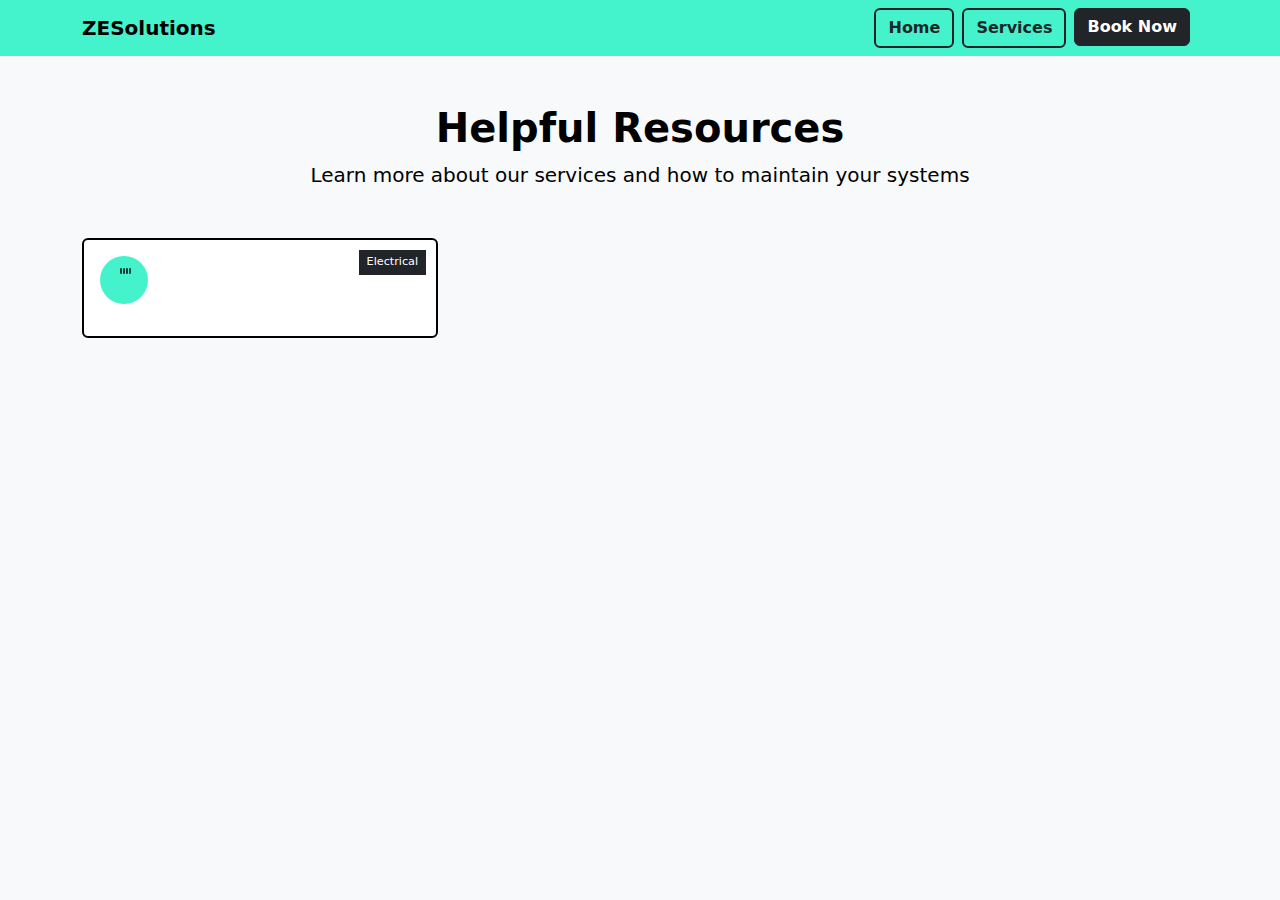
<file: resources.html>
<!DOCTYPE html>
<html lang="en">
<head>
    <meta charset="UTF-8">
    <meta name="viewport" content="width=device-width, initial-scale=1.0">
    <title>ZESolutions - Educational Resources</title>
    <link href="https://cdn.jsdelivr.net/npm/bootstrap@5.3.0/dist/css/bootstrap.min.css" rel="stylesheet">
    <style>
        .resource-card {
            border: 2px solid #000;
            transition: all 0.3s;
            height: 100%;
        }
        .resource-card:hover {
            transform: translateY(-5px);
            box-shadow: 0 10px 20px rgba(0,0,0,0.1);
        }
        .resource-icon {
            width: 48px;
            height: 48px;
            background-color: #44f2cb;
            border-radius: 50%;
            display: flex;
            align-items: center;
            justify-content: center;
            margin-bottom: 1rem;
        }
        .category-badge {
            position: absolute;
            top: 10px;
            right: 10px;
            font-size: 0.7rem;
            padding: 0.25rem 0.5rem;
        }
    </style>
</head>
<body style="background-color: #f8f9fa;">
    <nav class="navbar navbar-expand-lg navbar-light" style="background-color: #44f2cb;">
        <div class="container">
            <a class="navbar-brand fw-bold" href="index.html" style="color: #000;">ZESolutions</a>
            <button class="navbar-toggler border-dark" type="button" data-bs-toggle="collapse" data-bs-target="#navbarNav">
                <span class="navbar-toggler-icon"></span>
            </button>
            <div class="collapse navbar-collapse" id="navbarNav">
                <ul class="navbar-nav ms-auto">
                    <li class="nav-item me-2">
                        <a class="btn btn-outline-dark border-2 fw-bold" href="index.html">Home</a>
                    </li>
                    <li class="nav-item me-2">
                        <a class="btn btn-outline-dark border-2 fw-bold" href="service.html">Services</a>
                    </li>
                    <li class="nav-item me-2">
                        <a class="btn btn-dark fw-bold" href="booking.html">Book Now</a>
                    </li>
                </ul>
            </div>
        </div>
    </nav>

    <div class="container py-5">
        <div class="text-center mb-5">
            <h1 class="fw-bold" style="color: #000;">Helpful Resources</h1>
            <p class="lead" style="color: #000;">Learn more about our services and how to maintain your systems</p>
        </div>
        
        <div class="row g-4">
            <!-- Electrical Resource -->
            <div class="col-md-6 col-lg-4">
                <div class="card resource-card position-relative">
                    <span class="category-badge bg-dark text-white">Electrical</span>
                    <div class="card-body">
                        <div class="resource-icon">
                            <svg xmlns="http://www.w3.org/2000/svg" width="24" height="24" fill="#000" viewBox="0 0 16 16">
                                <path d="M6 0a.5.5 0 0 1 .5.5v3a.5.5 0 0 1-1 0v-3A.5.5 0 0 1 6 0zm2 0a.5.5 0 0 1 .5.5v3a.5.5 0 0 1-1 0v-3A.5.5 0 0 1 8 0zm2 0a.5.5 0 0 1 .5.5v3a.5.5 0 0 1-1 0v-3A.5.5 0 0 1 10 0zm2 0a.5.5 0 0 1 .5.5v3a.5.5 0 0 1-1 0v-3A.5.5 0 0 1 12 0z"/>
                                <path d="M5.5 4A1.5 1.5 0 0 0 4 5.5v5A1.5 1.5 0 0 0 5.5 12h5A1.5 1.5 0 0 0 12 10.5v-5A1.5 1.5 0 0 0 10.5 4h-5ZM5
</file>
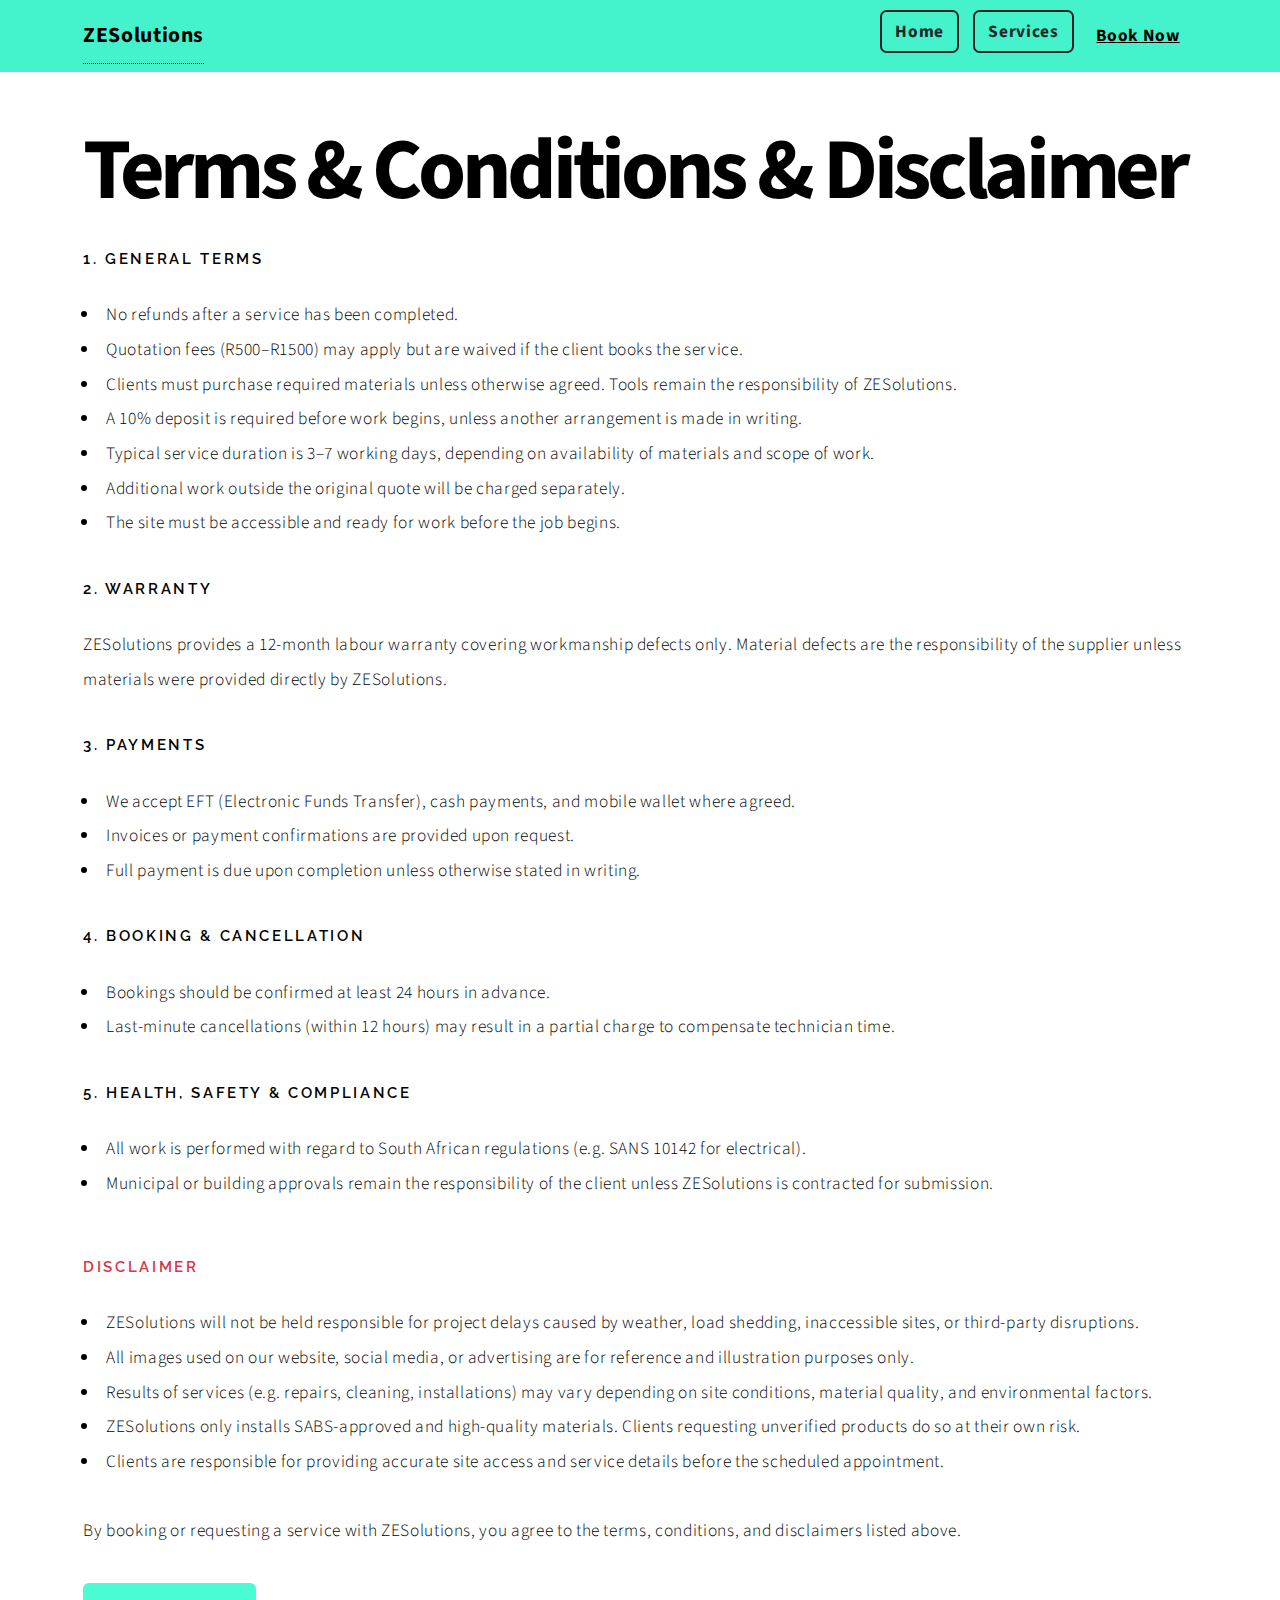
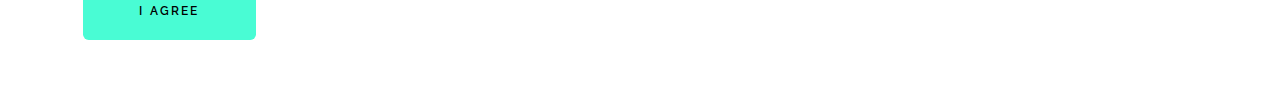
<file: terms.html>
<!DOCTYPE html>
<html lang="en">
<head>
  <meta charset="UTF-8" />
  <title>Terms & Conditions & Disclaimer | ZESolutions</title>
  <meta name="viewport" content="width=device-width, initial-scale=1" />
  <link href="https://cdn.jsdelivr.net/npm/bootstrap@5.3.0/dist/css/bootstrap.min.css" rel="stylesheet" />
  <link href="https://cdn.jsdelivr.net/npm/bootstrap-icons@1.10.5/font/bootstrap-icons.css" rel="stylesheet" />
  <link rel="stylesheet" href="assets/css/main.css" />
</head>
<nav class="navbar navbar-expand-lg navbar-light" style="background-color: #44f2cb;">
  <div class="container">
    <a class="navbar-brand fw-bold" href="index.html" style="color: #000;">ZESolutions</a>
    <button class="navbar-toggler border-dark" type="button" data-bs-toggle="collapse" data-bs-target="#navbarNav">
      <span class="navbar-toggler-icon"></span>
    </button>
    <div class="collapse navbar-collapse" id="navbarNav">
      <ul class="navbar-nav ms-auto">
        <li class="nav-item me-2">
          <a class="btn btn-outline-dark border-2 fw-bold" href="index.html">Home</a>
        </li>
        <li class="nav-item me-2">
          <a class="btn btn-outline-dark border-2 fw-bold" href="service.html">Services</a>
        </li>
        <li class="nav-item me-2">
          <a class="nav-link fw-bold active" href="booking.html" style="text-decoration: underline";>Book Now</a>
        </li>
      </ul>
    </div>
  </div>
</nav>
<body>
  <div class="container py-5">
    <h1>Terms & Conditions & Disclaimer</h1>

    <h4>1. General Terms</h4>
    <ul>
      <li>No refunds after a service has been completed.</li>
      <li>Quotation fees (R500–R1500) may apply but are waived if the client books the service.</li>
      <li>Clients must purchase required materials unless otherwise agreed. Tools remain the responsibility of ZESolutions.</li>
      <li>A 10% deposit is required before work begins, unless another arrangement is made in writing.</li>
      <li>Typical service duration is 3–7 working days, depending on availability of materials and scope of work.</li>
      <li>Additional work outside the original quote will be charged separately.</li>
      <li>The site must be accessible and ready for work before the job begins.</li>
    </ul>

    <h4>2. Warranty</h4>
    <p>ZESolutions provides a 12-month labour warranty covering workmanship defects only. Material defects are the responsibility of the supplier unless materials were provided directly by ZESolutions.</p>

    <h4>3. Payments</h4>
    <ul>
      <li>We accept EFT (Electronic Funds Transfer), cash payments, and mobile wallet where agreed.</li>
      <li>Invoices or payment confirmations are provided upon request.</li>
      <li>Full payment is due upon completion unless otherwise stated in writing.</li>
    </ul>

    <h4>4. Booking & Cancellation</h4>
    <ul>
      <li>Bookings should be confirmed at least 24 hours in advance.</li>
      <li>Last-minute cancellations (within 12 hours) may result in a partial charge to compensate technician time.</li>
    </ul>

    <h4>5. Health, Safety & Compliance</h4>
    <ul>
      <li>All work is performed with regard to South African regulations (e.g. SANS 10142 for electrical).</li>
      <li>Municipal or building approvals remain the responsibility of the client unless ZESolutions is contracted for submission.</li>
    </ul>

    <h4 class="mt-5 text-danger">Disclaimer</h4>
    <ul>
      <li>ZESolutions will not be held responsible for project delays caused by weather, load shedding, inaccessible sites, or third-party disruptions.</li>
      <li>All images used on our website, social media, or advertising are for reference and illustration purposes only.</li>
      <li>Results of services (e.g. repairs, cleaning, installations) may vary depending on site conditions, material quality, and environmental factors.</li>
      <li>ZESolutions only installs SABS-approved and high-quality materials. Clients requesting unverified products do so at their own risk.</li>
      <li>Clients are responsible for providing accurate site access and service details before the scheduled appointment.</li>
    </ul>

    <p class="mt-4">By booking or requesting a service with ZESolutions, you agree to the terms, conditions, and disclaimers listed above.</p>
	<a class="button primary large" href="booking.html">I Agree</a>
  </div>
</body>
</html>
</file>
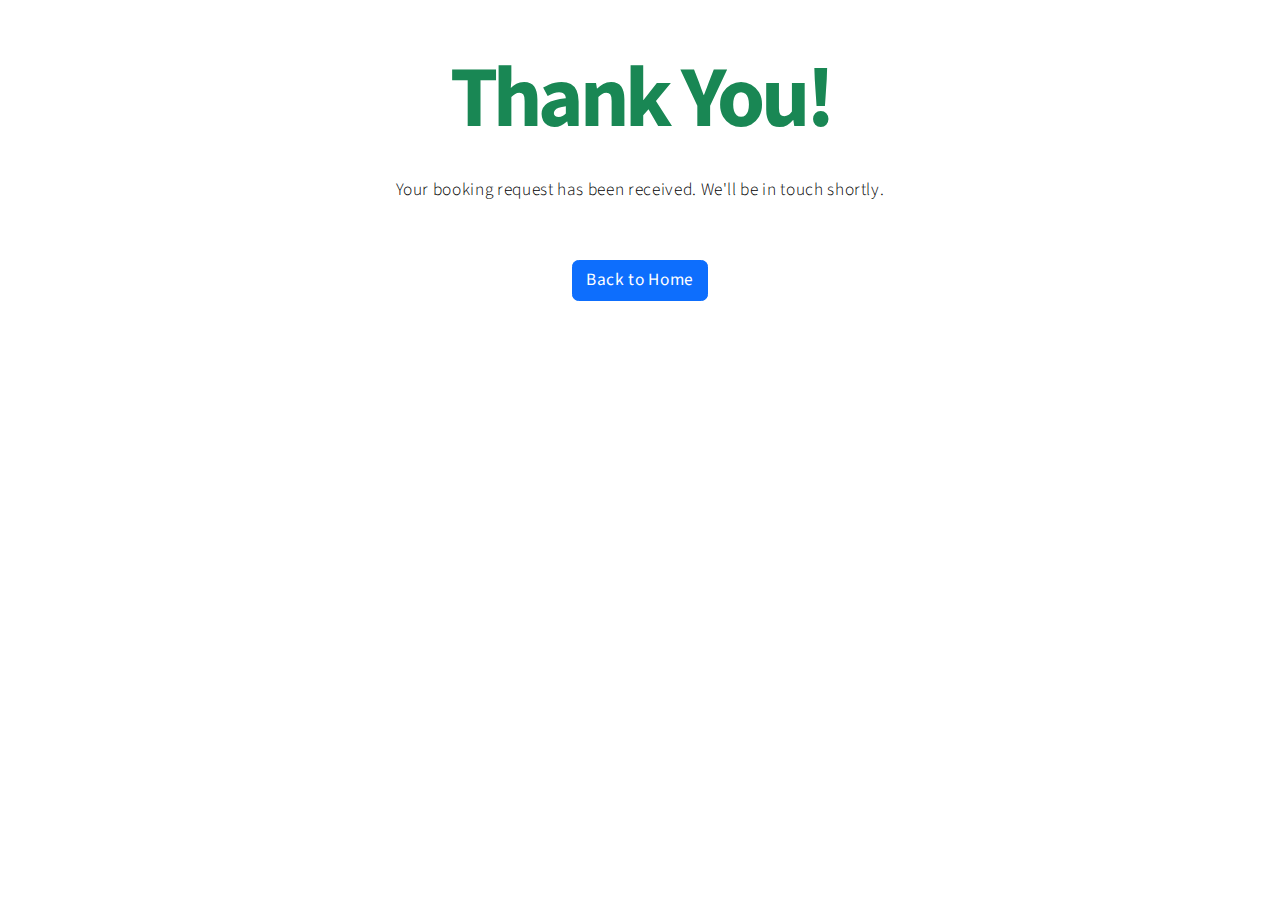
<file: thank-you.html>
<!DOCTYPE html>
<html lang="en">
<head>
  <meta charset="UTF-8" />
  <meta name="viewport" content="width=device-width, initial-scale=1" />
  <title>Thank You | ZESolutions</title>
  <link href="https://cdn.jsdelivr.net/npm/bootstrap@5.3.0/dist/css/bootstrap.min.css" rel="stylesheet" />
  <link rel="stylesheet" href="assets/css/main.css" />
</head>
<body>
  <div class="container text-center py-5">
    <h1 class="text-success">Thank You!</h1>
    <p>Your booking request has been received. We'll be in touch shortly.</p>
    <a href="index.html" class="btn btn-primary mt-3">Back to Home</a>
  </div>
</body>
</html>
</file>
<file: assets/css/main.css>
@import url(fontawesome-all.min.css);
@import url("https://fonts.googleapis.com/css?family=Source+Sans+Pro:300,600,700,300i,600i,700i|Raleway:600,800");

/*
	Paradigm Shift by HTML5 UP
	html5up.net | @ajlkn
	Free for personal and commercial use under the CCA 3.0 license (html5up.net/license)
*/

html, body, div, span, applet, object,
iframe, h1, h2, h3, h4, h5, h6, p, blockquote,
pre, a, abbr, acronym, address, big, cite,
code, del, dfn, em, img, ins, kbd, q, s, samp,
small, strike, strong, sub, sup, tt, var, b,
u, i, center, dl, dt, dd, ol, ul, li, fieldset,
form, label, legend, table, caption, tbody,
tfoot, thead, tr, th, td, article, aside,
canvas, details, embed, figure, figcaption,
footer, header, hgroup, menu, nav, output, ruby,
section, summary, time, mark, audio, video {
	margin: 0;
	padding: 0;
	border: 0;
	font-size: 100%;
	font: inherit;
	vertical-align: baseline;}

article, aside, details, figcaption, figure,
footer, header, hgroup, menu, nav, section {
	display: block;}

body {
	line-height: 1;
}

ol, ul {
	list-style: none;
}

blockquote, q {
	quotes: none;
}

	blockquote:before, blockquote:after, q:before, q:after {
		content: '';
		content: none;
	}

table {
	border-collapse: collapse;
	border-spacing: 0;
}

body {
	-webkit-text-size-adjust: none;
}

mark {
	background-color: transparent;
	color: inherit;
}

input::-moz-focus-inner {
	border: 0;
	padding: 0;
}

input, select, textarea {
	-moz-appearance: none;
	-webkit-appearance: none;
	-ms-appearance: none;
	appearance: none;
}

/* Basic */

	@-ms-viewport {
		width: device-width;
	}

	body {
		-ms-overflow-style: scrollbar;
	}

	@media screen and (max-width: 480px) {

		html, body {
			min-width: 320px;
		}

	}

	html {
		box-sizing: border-box;
	}

	*, *:before, *:after {
		box-sizing: inherit;
	}

	html {
		overflow-x: hidden;
	}

	body {
		background: #ffffff;
		overflow-x: hidden;
	}

		body.is-preload *, body.is-preload *:before, body.is-preload *:after {
			-moz-animation: none !important;
			-webkit-animation: none !important;
			-ms-animation: none !important;
			animation: none !important;
			-moz-transition: none !important;
			-webkit-transition: none !important;
			-ms-transition: none !important;
			transition: none !important;
		}

/* Typography */

	html {
		font-size: 18pt;
	}

		@media screen and (max-width: 1920px) {

			html {
				font-size: 13pt;
			}

		}

		@media screen and (max-width: 1152px) {

			html {
				font-size: 14pt;
			}

		}

		@media screen and (max-width: 736px) {

			html {
				font-size: 12pt;
			}

		}

		@media screen and (max-width: 480px) {

			html {
				font-size: 11pt;
			}

		}

	body {
		background-color: #ffffff;
		color: #000000;
	}

	body, input, select, textarea {
		color: #000000;
		font-family: "Source Sans Pro", Helvetica, sans-serif;
		font-size: 1rem;
		font-weight: 300;
		letter-spacing: 0.0375em;
		line-height: 2;
	}

	a {
		-moz-transition: border-bottom-color 0.25s ease-in-out;
		-webkit-transition: border-bottom-color 0.25s ease-in-out;
		-ms-transition: border-bottom-color 0.25s ease-in-out;
		transition: border-bottom-color 0.25s ease-in-out;
		text-decoration: none;
		color: #000000;
		border-bottom: dotted 1px;
	}

		a:hover {
			text-decoration: none;
			border-bottom-color: transparent;
		}

	strong, b {
		font-weight: 600;
		color: #000000;
	}

	em, i {
		font-style: italic;
	}

	p {
		margin: 0 0 2rem 0;
	}

	h1, h2, h3, h4, h5, h6 {
		color: #000000;
		font-family: "Raleway", Helvetica, sans-serif;
		font-weight: 600;
		letter-spacing: 0.175em;
		line-height: 1.75;
		margin: 0 0 1.5rem 0;
		text-transform: uppercase;
	}

		h1 a, h2 a, h3 a, h4 a, h5 a, h6 a {
			color: inherit;
			text-decoration: none;
		}

	h1 {
		font-family: "Source Sans Pro", Helvetica, sans-serif;
		font-size: 5rem;
		font-weight: 700;
		letter-spacing: -0.05em;
		line-height: 1.1;
		margin: 0 0 1.5rem 0;
		text-transform: none;
	}

	h2 {
		font-size: 1.25rem;
		font-weight: 800;
		margin: 0 0 2rem 0;
	}

	h3 {
		font-size: 0.875rem;
	}

	h4 {
		font-size: 0.875rem;
	}

	h5 {
		font-size: 0.75rem;
	}

	h6 {
		font-size: 0.625rem;
	}

	@media screen and (max-width: 736px) {

		h1 {
			font-size: 4.5rem;
			line-height: 1.1;
		}

		h2 {
			font-size: 1.25rem;
			line-height: 1.7;
		}

		h3 {
			font-size: 0.9rem;
		}

		h4 {
			font-size: 0.75rem;
		}

		h5 {
			font-size: 0.675rem;
		}

	}

	@media screen and (max-width: 360px) {

		h1 {
			font-size: 3.75rem;
		}

		h2 {
			font-size: 1.125rem;
		}

		h3 {
			font-size: 0.8rem;
		}

		h4 {
			font-size: 0.675rem;
		}

		h5 {
			font-size: 0.675rem;
		}

	}

	sub {
		font-size: 0.8rem;
		position: relative;
		top: 0.5rem;
	}

	sup {
		font-size: 0.8rem;
		position: relative;
		top: -0.5rem;
	}

	blockquote {
		border-left: solid 0.5rem rgba(144, 144, 144, 0.25);
		font-style: italic;
		margin: 0 0 2rem 0;
		padding: 1rem 0 1rem 2rem;
	}

	code {
		background: rgba(144, 144, 144, 0.1);
		border-radius: 0.325rem;
		font-family: "Courier New", monospace;
		font-size: 0.9rem;
		margin: 0 0.25rem;
		padding: 0.25rem 0.65rem;
	}

	pre {
		-webkit-overflow-scrolling: touch;
		font-family: "Courier New", monospace;
		font-size: 0.9rem;
		margin: 0 0 2rem 0;
		width: 100%;
	}

		pre code {
			display: block;
			line-height: 1.75;
			padding: 1rem 1.5rem;
			overflow-x: auto;
		}

	hr {
		border: 0;
		border-bottom: solid 2px rgba(144, 144, 144, 0.25);
		margin: 3rem 0;
	}

		hr.major {
			margin: 5rem 0;
		}

		@media screen and (max-width: 736px) {

			hr.major {
				margin: 3rem 0;
			}

		}

/* Row */

	.row {
		display: flex;
		flex-wrap: wrap;
		box-sizing: border-box;
		align-items: stretch;
	}

		.row > * {
			box-sizing: border-box;
		}

		.row.gtr-uniform > * > :last-child {
			margin-bottom: 0;
		}

		.row.aln-left {
			justify-content: flex-start;
		}

		.row.aln-center {
			justify-content: center;
		}

		.row.aln-right {
			justify-content: flex-end;
		}

		.row.aln-top {
			align-items: flex-start;
		}

		.row.aln-middle {
			align-items: center;
		}

		.row.aln-bottom {
			align-items: flex-end;
		}

		.row > .imp {
			order: -1;
		}

		.row > .col-1 {
			width: 8.33333%;
		}

		.row > .off-1 {
			margin-left: 8.33333%;
		}

		.row > .col-2 {
			width: 16.66667%;
		}

		.row > .off-2 {
			margin-left: 16.66667%;
		}

		.row > .col-3 {
			width: 25%;
		}

		.row > .off-3 {
			margin-left: 25%;
		}

		.row > .col-4 {
			width: 33.33333%;
		}

		.row > .off-4 {
			margin-left: 33.33333%;
		}

		.row > .col-5 {
			width: 41.66667%;
		}

		.row > .off-5 {
			margin-left: 41.66667%;
		}

		.row > .col-6 {
			width: 50%;
		}

		.row > .off-6 {
			margin-left: 50%;
		}

		.row > .col-7 {
			width: 58.33333%;
		}

		.row > .off-7 {
			margin-left: 58.33333%;
		}

		.row > .col-8 {
			width: 66.66667%;
		}

		.row > .off-8 {
			margin-left: 66.66667%;
		}

		.row > .col-9 {
			width: 75%;
		}

		.row > .off-9 {
			margin-left: 75%;
		}

		.row > .col-10 {
			width: 83.33333%;
		}

		.row > .off-10 {
			margin-left: 83.33333%;
		}

		.row > .col-11 {
			width: 91.66667%;
		}

		.row > .off-11 {
			margin-left: 91.66667%;
		}

		.row > .col-12 {
			width: 100%;
		}

		.row > .off-12 {
			margin-left: 100%;
		}

		.row.gtr-0 {
			margin-top: 0;
			margin-left: 0rem;
		}

			.row.gtr-0 > * {
				padding: 0 0 0 0rem;
			}

			.row.gtr-0.gtr-uniform {
				margin-top: 0rem;
			}

				.row.gtr-0.gtr-uniform > * {
					padding-top: 0rem;
				}

		.row.gtr-25 {
			margin-top: 0;
			margin-left: -0.5rem;
		}

			.row.gtr-25 > * {
				padding: 0 0 0 0.5rem;
			}

			.row.gtr-25.gtr-uniform {
				margin-top: -0.5rem;
			}

				.row.gtr-25.gtr-uniform > * {
					padding-top: 0.5rem;
				}

		.row.gtr-50 {
			margin-top: 0;
			margin-left: -1rem;
		}

			.row.gtr-50 > * {
				padding: 0 0 0 1rem;
			}

			.row.gtr-50.gtr-uniform {
				margin-top: -1rem;
			}

				.row.gtr-50.gtr-uniform > * {
					padding-top: 1rem;
				}

		.row {
			margin-top: 0;
			margin-left: -2rem;
		}

			.row > * {
				padding: 0 0 0 2rem;
			}

			.row.gtr-uniform {
				margin-top: -2rem;
			}

				.row.gtr-uniform > * {
					padding-top: 2rem;
				}

		.row.gtr-150 {
			margin-top: 0;
			margin-left: -3rem;
		}

			.row.gtr-150 > * {
				padding: 0 0 0 3rem;
			}

			.row.gtr-150.gtr-uniform {
				margin-top: -3rem;
			}

				.row.gtr-150.gtr-uniform > * {
					padding-top: 3rem;
				}

		.row.gtr-200 {
			margin-top: 0;
			margin-left: -4rem;
		}

			.row.gtr-200 > * {
				padding: 0 0 0 4rem;
			}

			.row.gtr-200.gtr-uniform {
				margin-top: -4rem;
			}

				.row.gtr-200.gtr-uniform > * {
					padding-top: 4rem;
				}

		@media screen and (max-width: 1920px) {

			.row {
				display: flex;
				flex-wrap: wrap;
				box-sizing: border-box;
				align-items: stretch;
			}

				.row > * {
					box-sizing: border-box;
				}

				.row.gtr-uniform > * > :last-child {
					margin-bottom: 0;
				}

				.row.aln-left {
					justify-content: flex-start;
				}

				.row.aln-center {
					justify-content: center;
				}

				.row.aln-right {
					justify-content: flex-end;
				}

				.row.aln-top {
					align-items: flex-start;
				}

				.row.aln-middle {
					align-items: center;
				}

				.row.aln-bottom {
					align-items: flex-end;
				}

				.row > .imp-xlarge {
					order: -1;
				}

				.row > .col-1-xlarge {
					width: 8.33333%;
				}

				.row > .off-1-xlarge {
					margin-left: 8.33333%;
				}

				.row > .col-2-xlarge {
					width: 16.66667%;
				}

				.row > .off-2-xlarge {
					margin-left: 16.66667%;
				}

				.row > .col-3-xlarge {
					width: 25%;
				}

				.row > .off-3-xlarge {
					margin-left: 25%;
				}

				.row > .col-4-xlarge {
					width: 33.33333%;
				}

				.row > .off-4-xlarge {
					margin-left: 33.33333%;
				}

				.row > .col-5-xlarge {
					width: 41.66667%;
				}

				.row > .off-5-xlarge {
					margin-left: 41.66667%;
				}

				.row > .col-6-xlarge {
					width: 50%;
				}

				.row > .off-6-xlarge {
					margin-left: 50%;
				}

				.row > .col-7-xlarge {
					width: 58.33333%;
				}

				.row > .off-7-xlarge {
					margin-left: 58.33333%;
				}

				.row > .col-8-xlarge {
					width: 66.66667%;
				}

				.row > .off-8-xlarge {
					margin-left: 66.66667%;
				}

				.row > .col-9-xlarge {
					width: 75%;
				}

				.row > .off-9-xlarge {
					margin-left: 75%;
				}

				.row > .col-10-xlarge {
					width: 83.33333%;
				}

				.row > .off-10-xlarge {
					margin-left: 83.33333%;
				}

				.row > .col-11-xlarge {
					width: 91.66667%;
				}

				.row > .off-11-xlarge {
					margin-left: 91.66667%;
				}

				.row > .col-12-xlarge {
					width: 100%;
				}

				.row > .off-12-xlarge {
					margin-left: 100%;
				}

				.row.gtr-0 {
					margin-top: 0;
					margin-left: 0rem;
				}

					.row.gtr-0 > * {
						padding: 0 0 0 0rem;
					}

					.row.gtr-0.gtr-uniform {
						margin-top: 0rem;
					}

						.row.gtr-0.gtr-uniform > * {
							padding-top: 0rem;
						}

				.row.gtr-25 {
					margin-top: 0;
					margin-left: -0.5rem;
				}

					.row.gtr-25 > * {
						padding: 0 0 0 0.5rem;
					}

					.row.gtr-25.gtr-uniform {
						margin-top: -0.5rem;
					}

						.row.gtr-25.gtr-uniform > * {
							padding-top: 0.5rem;
						}

				.row.gtr-50 {
					margin-top: 0;
					margin-left: -1rem;
				}

					.row.gtr-50 > * {
						padding: 0 0 0 1rem;
					}

					.row.gtr-50.gtr-uniform {
						margin-top: -1rem;
					}

						.row.gtr-50.gtr-uniform > * {
							padding-top: 1rem;
						}

				.row {
					margin-top: 0;
					margin-left: -2rem;
				}

					.row > * {
						padding: 0 0 0 2rem;
					}

					.row.gtr-uniform {
						margin-top: -2rem;
					}

						.row.gtr-uniform > * {
							padding-top: 2rem;
						}

				.row.gtr-150 {
					margin-top: 0;
					margin-left: -3rem;
				}

					.row.gtr-150 > * {
						padding: 0 0 0 3rem;
					}

					.row.gtr-150.gtr-uniform {
						margin-top: -3rem;
					}

						.row.gtr-150.gtr-uniform > * {
							padding-top: 3rem;
						}

				.row.gtr-200 {
					margin-top: 0;
					margin-left: -4rem;
				}

					.row.gtr-200 > * {
						padding: 0 0 0 4rem;
					}

					.row.gtr-200.gtr-uniform {
						margin-top: -4rem;
					}

						.row.gtr-200.gtr-uniform > * {
							padding-top: 4rem;
						}

		}

		@media screen and (max-width: 1280px) {

			.row {
				display: flex;
				flex-wrap: wrap;
				box-sizing: border-box;
				align-items: stretch;
			}

				.row > * {
					box-sizing: border-box;
				}

				.row.gtr-uniform > * > :last-child {
					margin-bottom: 0;
				}

				.row.aln-left {
					justify-content: flex-start;
				}

				.row.aln-center {
					justify-content: center;
				}

				.row.aln-right {
					justify-content: flex-end;
				}

				.row.aln-top {
					align-items: flex-start;
				}

				.row.aln-middle {
					align-items: center;
				}

				.row.aln-bottom {
					align-items: flex-end;
				}

				.row > .imp-large {
					order: -1;
				}

				.row > .col-1-large {
					width: 8.33333%;
				}

				.row > .off-1-large {
					margin-left: 8.33333%;
				}

				.row > .col-2-large {
					width: 16.66667%;
				}

				.row > .off-2-large {
					margin-left: 16.66667%;
				}

				.row > .col-3-large {
					width: 25%;
				}

				.row > .off-3-large {
					margin-left: 25%;
				}

				.row > .col-4-large {
					width: 33.33333%;
				}

				.row > .off-4-large {
					margin-left: 33.33333%;
				}

				.row > .col-5-large {
					width: 41.66667%;
				}

				.row > .off-5-large {
					margin-left: 41.66667%;
				}

				.row > .col-6-large {
					width: 50%;
				}

				.row > .off-6-large {
					margin-left: 50%;
				}

				.row > .col-7-large {
					width: 58.33333%;
				}

				.row > .off-7-large {
					margin-left: 58.33333%;
				}

				.row > .col-8-large {
					width: 66.66667%;
				}

				.row > .off-8-large {
					margin-left: 66.66667%;
				}

				.row > .col-9-large {
					width: 75%;
				}

				.row > .off-9-large {
					margin-left: 75%;
				}

				.row > .col-10-large {
					width: 83.33333%;
				}

				.row > .off-10-large {
					margin-left: 83.33333%;
				}

				.row > .col-11-large {
					width: 91.66667%;
				}

				.row > .off-11-large {
					margin-left: 91.66667%;
				}

				.row > .col-12-large {
					width: 100%;
				}

				.row > .off-12-large {
					margin-left: 100%;
				}

				.row.gtr-0 {
					margin-top: 0;
					margin-left: 0rem;
				}

					.row.gtr-0 > * {
						padding: 0 0 0 0rem;
					}

					.row.gtr-0.gtr-uniform {
						margin-top: 0rem;
					}

						.row.gtr-0.gtr-uniform > * {
							padding-top: 0rem;
						}

				.row.gtr-25 {
					margin-top: 0;
					margin-left: -0.375rem;
				}

					.row.gtr-25 > * {
						padding: 0 0 0 0.375rem;
					}

					.row.gtr-25.gtr-uniform {
						margin-top: -0.375rem;
					}

						.row.gtr-25.gtr-uniform > * {
							padding-top: 0.375rem;
						}

				.row.gtr-50 {
					margin-top: 0;
					margin-left: -0.75rem;
				}

					.row.gtr-50 > * {
						padding: 0 0 0 0.75rem;
					}

					.row.gtr-50.gtr-uniform {
						margin-top: -0.75rem;
					}

						.row.gtr-50.gtr-uniform > * {
							padding-top: 0.75rem;
						}

				.row {
					margin-top: 0;
					margin-left: -1.5rem;
				}

					.row > * {
						padding: 0 0 0 1.5rem;
					}

					.row.gtr-uniform {
						margin-top: -1.5rem;
					}

						.row.gtr-uniform > * {
							padding-top: 1.5rem;
						}

				.row.gtr-150 {
					margin-top: 0;
					margin-left: -2.25rem;
				}

					.row.gtr-150 > * {
						padding: 0 0 0 2.25rem;
					}

					.row.gtr-150.gtr-uniform {
						margin-top: -2.25rem;
					}

						.row.gtr-150.gtr-uniform > * {
							padding-top: 2.25rem;
						}

				.row.gtr-200 {
					margin-top: 0;
					margin-left: -3rem;
				}

					.row.gtr-200 > * {
						padding: 0 0 0 3rem;
					}

					.row.gtr-200.gtr-uniform {
						margin-top: -3rem;
					}

						.row.gtr-200.gtr-uniform > * {
							padding-top: 3rem;
						}

		}

		@media screen and (max-width: 1152px) {

			.row {
				display: flex;
				flex-wrap: wrap;
				box-sizing: border-box;
				align-items: stretch;
			}

				.row > * {
					box-sizing: border-box;
				}

				.row.gtr-uniform > * > :last-child {
					margin-bottom: 0;
				}

				.row.aln-left {
					justify-content: flex-start;
				}

				.row.aln-center {
					justify-content: center;
				}

				.row.aln-right {
					justify-content: flex-end;
				}

				.row.aln-top {
					align-items: flex-start;
				}

				.row.aln-middle {
					align-items: center;
				}

				.row.aln-bottom {
					align-items: flex-end;
				}

				.row > .imp-medium {
					order: -1;
				}

				.row > .col-1-medium {
					width: 8.33333%;
				}

				.row > .off-1-medium {
					margin-left: 8.33333%;
				}

				.row > .col-2-medium {
					width: 16.66667%;
				}

				.row > .off-2-medium {
					margin-left: 16.66667%;
				}

				.row > .col-3-medium {
					width: 25%;
				}

				.row > .off-3-medium {
					margin-left: 25%;
				}

				.row > .col-4-medium {
					width: 33.33333%;
				}

				.row > .off-4-medium {
					margin-left: 33.33333%;
				}

				.row > .col-5-medium {
					width: 41.66667%;
				}

				.row > .off-5-medium {
					margin-left: 41.66667%;
				}

				.row > .col-6-medium {
					width: 50%;
				}

				.row > .off-6-medium {
					margin-left: 50%;
				}

				.row > .col-7-medium {
					width: 58.33333%;
				}

				.row > .off-7-medium {
					margin-left: 58.33333%;
				}

				.row > .col-8-medium {
					width: 66.66667%;
				}

				.row > .off-8-medium {
					margin-left: 66.66667%;
				}

				.row > .col-9-medium {
					width: 75%;
				}

				.row > .off-9-medium {
					margin-left: 75%;
				}

				.row > .col-10-medium {
					width: 83.33333%;
				}

				.row > .off-10-medium {
					margin-left: 83.33333%;
				}

				.row > .col-11-medium {
					width: 91.66667%;
				}

				.row > .off-11-medium {
					margin-left: 91.66667%;
				}

				.row > .col-12-medium {
					width: 100%;
				}

				.row > .off-12-medium {
					margin-left: 100%;
				}

				.row.gtr-0 {
					margin-top: 0;
					margin-left: 0rem;
				}

					.row.gtr-0 > * {
						padding: 0 0 0 0rem;
					}

					.row.gtr-0.gtr-uniform {
						margin-top: 0rem;
					}

						.row.gtr-0.gtr-uniform > * {
							padding-top: 0rem;
						}

				.row.gtr-25 {
					margin-top: 0;
					margin-left: -0.375rem;
				}

					.row.gtr-25 > * {
						padding: 0 0 0 0.375rem;
					}

					.row.gtr-25.gtr-uniform {
						margin-top: -0.375rem;
					}

						.row.gtr-25.gtr-uniform > * {
							padding-top: 0.375rem;
						}

				.row.gtr-50 {
					margin-top: 0;
					margin-left: -0.75rem;
				}

					.row.gtr-50 > * {
						padding: 0 0 0 0.75rem;
					}

					.row.gtr-50.gtr-uniform {
						margin-top: -0.75rem;
					}

						.row.gtr-50.gtr-uniform > * {
							padding-top: 0.75rem;
						}

				.row {
					margin-top: 0;
					margin-left: -1.5rem;
				}

					.row > * {
						padding: 0 0 0 1.5rem;
					}

					.row.gtr-uniform {
						margin-top: -1.5rem;
					}

						.row.gtr-uniform > * {
							padding-top: 1.5rem;
						}

				.row.gtr-150 {
					margin-top: 0;
					margin-left: -2.25rem;
				}

					.row.gtr-150 > * {
						padding: 0 0 0 2.25rem;
					}

					.row.gtr-150.gtr-uniform {
						margin-top: -2.25rem;
					}

						.row.gtr-150.gtr-uniform > * {
							padding-top: 2.25rem;
						}

				.row.gtr-200 {
					margin-top: 0;
					margin-left: -3rem;
				}

					.row.gtr-200 > * {
						padding: 0 0 0 3rem;
					}

					.row.gtr-200.gtr-uniform {
						margin-top: -3rem;
					}

						.row.gtr-200.gtr-uniform > * {
							padding-top: 3rem;
						}

		}

		@media screen and (max-width: 736px) {

			.row {
				display: flex;
				flex-wrap: wrap;
				box-sizing: border-box;
				align-items: stretch;
			}

				.row > * {
					box-sizing: border-box;
				}

				.row.gtr-uniform > * > :last-child {
					margin-bottom: 0;
				}

				.row.aln-left {
					justify-content: flex-start;
				}

				.row.aln-center {
					justify-content: center;
				}

				.row.aln-right {
					justify-content: flex-end;
				}

				.row.aln-top {
					align-items: flex-start;
				}

				.row.aln-middle {
					align-items: center;
				}

				.row.aln-bottom {
					align-items: flex-end;
				}

				.row > .imp-small {
					order: -1;
				}

				.row > .col-1-small {
					width: 8.33333%;
				}

				.row > .off-1-small {
					margin-left: 8.33333%;
				}

				.row > .col-2-small {
					width: 16.66667%;
				}

				.row > .off-2-small {
					margin-left: 16.66667%;
				}

				.row > .col-3-small {
					width: 25%;
				}

				.row > .off-3-small {
					margin-left: 25%;
				}

				.row > .col-4-small {
					width: 33.33333%;
				}

				.row > .off-4-small {
					margin-left: 33.33333%;
				}

				.row > .col-5-small {
					width: 41.66667%;
				}

				.row > .off-5-small {
					margin-left: 41.66667%;
				}

				.row > .col-6-small {
					width: 50%;
				}

				.row > .off-6-small {
					margin-left: 50%;
				}

				.row > .col-7-small {
					width: 58.33333%;
				}

				.row > .off-7-small {
					margin-left: 58.33333%;
				}

				.row > .col-8-small {
					width: 66.66667%;
				}

				.row > .off-8-small {
					margin-left: 66.66667%;
				}

				.row > .col-9-small {
					width: 75%;
				}

				.row > .off-9-small {
					margin-left: 75%;
				}

				.row > .col-10-small {
					width: 83.33333%;
				}

				.row > .off-10-small {
					margin-left: 83.33333%;
				}

				.row > .col-11-small {
					width: 91.66667%;
				}

				.row > .off-11-small {
					margin-left: 91.66667%;
				}

				.row > .col-12-small {
					width: 100%;
				}

				.row > .off-12-small {
					margin-left: 100%;
				}

				.row.gtr-0 {
					margin-top: 0;
					margin-left: 0rem;
				}

					.row.gtr-0 > * {
						padding: 0 0 0 0rem;
					}

					.row.gtr-0.gtr-uniform {
						margin-top: 0rem;
					}

						.row.gtr-0.gtr-uniform > * {
							padding-top: 0rem;
						}

				.row.gtr-25 {
					margin-top: 0;
					margin-left: -0.3125rem;
				}

					.row.gtr-25 > * {
						padding: 0 0 0 0.3125rem;
					}

					.row.gtr-25.gtr-uniform {
						margin-top: -0.3125rem;
					}

						.row.gtr-25.gtr-uniform > * {
							padding-top: 0.3125rem;
						}

				.row.gtr-50 {
					margin-top: 0;
					margin-left: -0.625rem;
				}

					.row.gtr-50 > * {
						padding: 0 0 0 0.625rem;
					}

					.row.gtr-50.gtr-uniform {
						margin-top: -0.625rem;
					}

						.row.gtr-50.gtr-uniform > * {
							padding-top: 0.625rem;
						}

				.row {
					margin-top: 0;
					margin-left: -1.25rem;
				}

					.row > * {
						padding: 0 0 0 1.25rem;
					}

					.row.gtr-uniform {
						margin-top: -1.25rem;
					}

						.row.gtr-uniform > * {
							padding-top: 1.25rem;
						}

				.row.gtr-150 {
					margin-top: 0;
					margin-left: -1.875rem;
				}

					.row.gtr-150 > * {
						padding: 0 0 0 1.875rem;
					}

					.row.gtr-150.gtr-uniform {
						margin-top: -1.875rem;
					}

						.row.gtr-150.gtr-uniform > * {
							padding-top: 1.875rem;
						}

				.row.gtr-200 {
					margin-top: 0;
					margin-left: -2.5rem;
				}

					.row.gtr-200 > * {
						padding: 0 0 0 2.5rem;
					}

					.row.gtr-200.gtr-uniform {
						margin-top: -2.5rem;
					}

						.row.gtr-200.gtr-uniform > * {
							padding-top: 2.5rem;
						}

		}

		@media screen and (max-width: 480px) {

			.row {
				display: flex;
				flex-wrap: wrap;
				box-sizing: border-box;
				align-items: stretch;
			}

				.row > * {
					box-sizing: border-box;
				}

				.row.gtr-uniform > * > :last-child {
					margin-bottom: 0;
				}

				.row.aln-left {
					justify-content: flex-start;
				}

				.row.aln-center {
					justify-content: center;
				}

				.row.aln-right {
					justify-content: flex-end;
				}

				.row.aln-top {
					align-items: flex-start;
				}

				.row.aln-middle {
					align-items: center;
				}

				.row.aln-bottom {
					align-items: flex-end;
				}

				.row > .imp-xsmall {
					order: -1;
				}

				.row > .col-1-xsmall {
					width: 8.33333%;
				}

				.row > .off-1-xsmall {
					margin-left: 8.33333%;
				}

				.row > .col-2-xsmall {
					width: 16.66667%;
				}

				.row > .off-2-xsmall {
					margin-left: 16.66667%;
				}

				.row > .col-3-xsmall {
					width: 25%;
				}

				.row > .off-3-xsmall {
					margin-left: 25%;
				}

				.row > .col-4-xsmall {
					width: 33.33333%;
				}

				.row > .off-4-xsmall {
					margin-left: 33.33333%;
				}

				.row > .col-5-xsmall {
					width: 41.66667%;
				}

				.row > .off-5-xsmall {
					margin-left: 41.66667%;
				}

				.row > .col-6-xsmall {
					width: 50%;
				}

				.row > .off-6-xsmall {
					margin-left: 50%;
				}

				.row > .col-7-xsmall {
					width: 58.33333%;
				}

				.row > .off-7-xsmall {
					margin-left: 58.33333%;
				}

				.row > .col-8-xsmall {
					width: 66.66667%;
				}

				.row > .off-8-xsmall {
					margin-left: 66.66667%;
				}

				.row > .col-9-xsmall {
					width: 75%;
				}

				.row > .off-9-xsmall {
					margin-left: 75%;
				}

				.row > .col-10-xsmall {
					width: 83.33333%;
				}

				.row > .off-10-xsmall {
					margin-left: 83.33333%;
				}

				.row > .col-11-xsmall {
					width: 91.66667%;
				}

				.row > .off-11-xsmall {
					margin-left: 91.66667%;
				}

				.row > .col-12-xsmall {
					width: 100%;
				}

				.row > .off-12-xsmall {
					margin-left: 100%;
				}

				.row.gtr-0 {
					margin-top: 0;
					margin-left: 0rem;
				}

					.row.gtr-0 > * {
						padding: 0 0 0 0rem;
					}

					.row.gtr-0.gtr-uniform {
						margin-top: 0rem;
					}

						.row.gtr-0.gtr-uniform > * {
							padding-top: 0rem;
						}

				.row.gtr-25 {
					margin-top: 0;
					margin-left: -0.3125rem;
				}

					.row.gtr-25 > * {
						padding: 0 0 0 0.3125rem;
					}

					.row.gtr-25.gtr-uniform {
						margin-top: -0.3125rem;
					}

						.row.gtr-25.gtr-uniform > * {
							padding-top: 0.3125rem;
						}

				.row.gtr-50 {
					margin-top: 0;
					margin-left: -0.625rem;
				}

					.row.gtr-50 > * {
						padding: 0 0 0 0.625rem;
					}

					.row.gtr-50.gtr-uniform {
						margin-top: -0.625rem;
					}

						.row.gtr-50.gtr-uniform > * {
							padding-top: 0.625rem;
						}

				.row {
					margin-top: 0;
					margin-left: -1.25rem;
				}

					.row > * {
						padding: 0 0 0 1.25rem;
					}

					.row.gtr-uniform {
						margin-top: -1.25rem;
					}

						.row.gtr-uniform > * {
							padding-top: 1.25rem;
						}

				.row.gtr-150 {
					margin-top: 0;
					margin-left: -1.875rem;
				}

					.row.gtr-150 > * {
						padding: 0 0 0 1.875rem;
					}

					.row.gtr-150.gtr-uniform {
						margin-top: -1.875rem;
					}

						.row.gtr-150.gtr-uniform > * {
							padding-top: 1.875rem;
						}

				.row.gtr-200 {
					margin-top: 0;
					margin-left: -2.5rem;
				}

					.row.gtr-200 > * {
						padding: 0 0 0 2.5rem;
					}

					.row.gtr-200.gtr-uniform {
						margin-top: -2.5rem;
					}

						.row.gtr-200.gtr-uniform > * {
							padding-top: 2.5rem;
						}

		}

/* Box */

	.box {
		border: solid 2px rgba(144, 144, 144, 0.25);
		border-radius: 0.325rem;
		margin-bottom: 2rem;
		padding: 1.5rem;
	}

		.box > :last-child {
			margin-bottom: 0;
		}

		.box.alt {
			border: 0;
			border-radius: 0;
			padding: 0;
		}

/* Button */

	input[type="submit"],
	input[type="reset"],
	input[type="button"],
	button,
	.button {
		-moz-appearance: none;
		-webkit-appearance: none;
		-ms-appearance: none;
		appearance: none;
		-moz-transition: background-color 0.5s ease-in-out, box-shadow 0.5s ease-in-out, color 0.5s ease-in-out;
		-webkit-transition: background-color 0.5s ease-in-out, box-shadow 0.5s ease-in-out, color 0.5s ease-in-out;
		-ms-transition: background-color 0.5s ease-in-out, box-shadow 0.5s ease-in-out, color 0.5s ease-in-out;
		transition: background-color 0.25s ease-in-out, box-shadow 0.5s ease-in-out, color 0.5s ease-in-out;
		background-color: transparent;
		border-radius: 0.325rem;
		border: 0;
		box-shadow: inset 0 0 0 2px rgba(144, 144, 144, 0.25);
		color: #000000 !important;
		cursor: pointer;
		display: inline-block;
		font-family: "Raleway", Helvetica, sans-serif;
		font-size: 0.6rem;
		font-weight: 600;
		height: 3rem;
		letter-spacing: 0.175em;
		line-height: 3rem;
		padding: 0 2rem;
		text-align: center;
		text-decoration: none;
		text-transform: uppercase;
		white-space: nowrap;
	}

		input[type="submit"]:hover,
		input[type="reset"]:hover,
		input[type="button"]:hover,
		button:hover,
		.button:hover {
			box-shadow: inset 0 0 0 2px #2ee4bb;
			color: #2ee4bb !important;
		}

		input[type="submit"]:active,
		input[type="reset"]:active,
		input[type="button"]:active,
		button:active,
		.button:active {
			background-color: rgba(73, 252, 212, 0.25);
			box-shadow: inset 0 0 0 2px #2ee4bb;
			color: #2ee4bb !important;
		}

		input[type="submit"].small,
		input[type="reset"].small,
		input[type="button"].small,
		button.small,
		.button.small {
			font-size: 0.5rem;
			height: 2.25rem;
			line-height: 2.25rem;
			padding: 0 1.25rem;
		}

		input[type="submit"].large,
		input[type="reset"].large,
		input[type="button"].large,
		button.large,
		.button.large {
			font-size: 0.7rem;
			height: 3.2625rem;
			line-height: 3.2625rem;
			padding: 0 3.25rem;
		}

		input[type="submit"].wide,
		input[type="reset"].wide,
		input[type="button"].wide,
		button.wide,
		.button.wide {
			min-width: 13rem;
		}

		input[type="submit"].icon:before,
		input[type="reset"].icon:before,
		input[type="button"].icon:before,
		button.icon:before,
		.button.icon:before {
			margin-right: 0.5rem;
		}

		input[type="submit"].fit,
		input[type="reset"].fit,
		input[type="button"].fit,
		button.fit,
		.button.fit {
			width: 100%;
		}

		input[type="submit"].disabled, input[type="submit"]:disabled,
		input[type="reset"].disabled,
		input[type="reset"]:disabled,
		input[type="button"].disabled,
		input[type="button"]:disabled,
		button.disabled,
		button:disabled,
		.button.disabled,
		.button:disabled {
			pointer-events: none;
			opacity: 0.25;
		}

		input[type="submit"].primary,
		input[type="reset"].primary,
		input[type="button"].primary,
		button.primary,
		.button.primary {
			background-color: #49fcd4;
			box-shadow: none;
			color: #000000 !important;
		}

			input[type="submit"].primary:hover,
			input[type="reset"].primary:hover,
			input[type="button"].primary:hover,
			button.primary:hover,
			.button.primary:hover {
				background-color: #93ffe7;
			}

			input[type="submit"].primary:active,
			input[type="reset"].primary:active,
			input[type="button"].primary:active,
			button.primary:active,
			.button.primary:active {
				background-color: #44f2cb;
			}

		@media screen and (max-width: 736px) {

			input[type="submit"],
			input[type="reset"],
			input[type="button"],
			button,
			.button {
				font-size: 0.7rem;
				height: 3.3rem;
				line-height: 3.3rem;
			}

				input[type="submit"].large,
				input[type="reset"].large,
				input[type="button"].large,
				button.large,
				.button.large {
					font-size: 0.8rem;
					height: 3.75rem;
					line-height: 3.75rem;
				}

				input[type="submit"].small,
				input[type="reset"].small,
				input[type="button"].small,
				button.small,
				.button.small {
					font-size: 0.6rem;
					height: 3rem;
					line-height: 3rem;
				}

		}

/* Form */

	form {
		margin: 0 0 2rem 0;
	}

		form > :last-child {
			margin-bottom: 0;
		}

		form > .fields {
			display: -moz-flex;
			display: -webkit-flex;
			display: -ms-flex;
			display: flex;
			-moz-flex-wrap: wrap;
			-webkit-flex-wrap: wrap;
			-ms-flex-wrap: wrap;
			flex-wrap: wrap;
			margin: -2rem 0 2rem -2rem;
			width: calc(100% + 4rem);
		}

			form > .fields > .field {
				-moz-flex-grow: 0;
				-webkit-flex-grow: 0;
				-ms-flex-grow: 0;
				flex-grow: 0;
				-moz-flex-shrink: 0;
				-webkit-flex-shrink: 0;
				-ms-flex-shrink: 0;
				flex-shrink: 0;
				padding: 2rem 0 0 2rem;
				width: calc(100% - 2rem);
			}

				form > .fields > .field > :last-child {
					margin-bottom: 0;
				}

				form > .fields > .field.half {
					width: calc(50% - 1rem);
				}

				form > .fields > .field.third {
					width: calc(100%/3 - 0.66667rem);
				}

				form > .fields > .field.quarter {
					width: calc(25% - 0.5rem);
				}

		@media screen and (max-width: 480px) {

			form > .fields {
				margin: -1.5rem 0 2rem -1.5rem;
				width: calc(100% + 3rem);
			}

				form > .fields > .field {
					padding: 1.5rem 0 0 1.5rem;
					width: calc(100% - 1.5rem);
				}

					form > .fields > .field.half {
						width: calc(100% - 1.5rem);
					}

					form > .fields > .field.third {
						width: calc(100% - 1.5rem);
					}

					form > .fields > .field.quarter {
						width: calc(100% - 1.5rem);
					}

		}

	input[type="text"],
	input[type="password"],
	input[type="email"],
	input[type="tel"],
	input[type="search"],
	input[type="url"],
	select,
	textarea {
		-moz-appearance: none;
		-webkit-appearance: none;
		-ms-appearance: none;
		appearance: none;
		border-radius: 0.325rem;
		border: solid 2px rgba(144, 144, 144, 0.25);
		color: inherit;
		display: block;
		outline: 0;
		padding: 0 1rem;
		text-decoration: none;
		width: 100%;
	}

		input[type="text"]:invalid,
		input[type="password"]:invalid,
		input[type="email"]:invalid,
		input[type="tel"]:invalid,
		input[type="search"]:invalid,
		input[type="url"]:invalid,
		select:invalid,
		textarea:invalid {
			box-shadow: none;
		}

		input[type="text"]:focus,
		input[type="password"]:focus,
		input[type="email"]:focus,
		input[type="tel"]:focus,
		input[type="search"]:focus,
		input[type="url"]:focus,
		select:focus,
		textarea:focus {
			border-color: #2ee4bb;
		}

	label {
		color: #000000;
		display: block;
		font-family: "Raleway", Helvetica, sans-serif;
		font-size: 0.75rem;
		font-weight: 600;
		letter-spacing: 0.175em;
		line-height: 1.75;
		margin: 0 0 1rem 0;
		text-transform: uppercase;
	}

	input[type="text"],
	input[type="password"],
	input[type="email"],
	input[type="tel"],
	input[type="search"],
	input[type="url"] {
		height: 3rem;
	}

	select {
		background-image: url("data:image/svg+xml;charset=utf8,%3Csvg xmlns='http://www.w3.org/2000/svg' width='40' height='40' preserveAspectRatio='none' viewBox='0 0 40 40'%3E%3Cpath d='M9.4,12.3l10.4,10.4l10.4-10.4c0.2-0.2,0.5-0.4,0.9-0.4c0.3,0,0.6,0.1,0.9,0.4l3.3,3.3c0.2,0.2,0.4,0.5,0.4,0.9 c0,0.4-0.1,0.6-0.4,0.9L20.7,31.9c-0.2,0.2-0.5,0.4-0.9,0.4c-0.3,0-0.6-0.1-0.9-0.4L4.3,17.3c-0.2-0.2-0.4-0.5-0.4-0.9 c0-0.4,0.1-0.6,0.4-0.9l3.3-3.3c0.2-0.2,0.5-0.4,0.9-0.4S9.1,12.1,9.4,12.3z' fill='rgba(144, 144, 144, 0.25)' /%3E%3C/svg%3E");
		background-position: calc(100% - 1rem) center;
		background-repeat: no-repeat;
		background-size: 1.25rem;
		height: 3rem;
		padding-right: 3rem;
		text-overflow: ellipsis;
	}

		select option {
			background-color: #ffffff;
			color: #000000;
		}

		select:focus::-ms-value {
			background-color: transparent;
		}

		select::-ms-expand {
			display: none;
		}

	textarea {
		padding: 0.75rem 1rem;
	}

	input[type="checkbox"],
	input[type="radio"] {
		-moz-appearance: none;
		-webkit-appearance: none;
		-ms-appearance: none;
		appearance: none;
		display: block;
		float: left;
		margin-right: -2rem;
		opacity: 0;
		width: 1rem;
		z-index: -1;
	}

		input[type="checkbox"] + label,
		input[type="radio"] + label {
			text-decoration: none;
			color: #000000;
			cursor: pointer;
			display: inline-block;
			font-family: "Source Sans Pro", Helvetica, sans-serif;
			font-size: 1rem;
			font-weight: 300;
			letter-spacing: 0.0375em;
			padding-left: 2.675rem;
			padding-right: 0.875rem;
			position: relative;
			text-transform: none;
		}

			input[type="checkbox"] + label:before,
			input[type="radio"] + label:before {
				-moz-osx-font-smoothing: grayscale;
				-webkit-font-smoothing: antialiased;
				display: inline-block;
				font-style: normal;
				font-variant: normal;
				text-rendering: auto;
				line-height: 1;
				text-transform: none !important;
				font-family: 'Font Awesome 5 Free';
				font-weight: 900;
			}

			input[type="checkbox"] + label:before,
			input[type="radio"] + label:before {
				border-radius: 0.325rem;
				border: solid 2px rgba(144, 144, 144, 0.25);
				content: '';
				display: inline-block;
				font-size: 0.8rem;
				height: 2.25rem;
				left: 0;
				line-height: 2.25rem;
				position: absolute;
				text-align: center;
				top: -0.15rem;
				width: 2.25rem;
			}

		input[type="checkbox"]:checked + label:before,
		input[type="radio"]:checked + label:before {
			content: '\f00c';
			background-color: #49fcd4;
			border-color: #49fcd4;
			color: #ffffff;
		}

		input[type="checkbox"]:focus + label:before,
		input[type="radio"]:focus + label:before {
			border-color: #49fcd4;
			box-shadow: 0 0 0 1px #49fcd4;
		}

	input[type="checkbox"] + label:before {
		border-radius: 0.325rem;
	}

	input[type="radio"] + label:before {
		border-radius: 100%;
	}

	::-webkit-input-placeholder {
		opacity: 1.0;
		color: rgba(0, 0, 0, 0.25) !important;
	}

	:-moz-placeholder {
		opacity: 1.0;
		color: rgba(0, 0, 0, 0.25) !important;
	}

	::-moz-placeholder {
		opacity: 1.0;
		color: rgba(0, 0, 0, 0.25) !important;
	}

	:-ms-input-placeholder {
		opacity: 1.0;
		color: rgba(0, 0, 0, 0.25) !important;
	}

	@media screen and (max-width: 736px) {

		label {
			font-size: 0.675rem;
		}

		input[type="checkbox"] + label,
		input[type="radio"] + label {
			font-size: 1rem;
		}

	}

	@media screen and (max-width: 360px) {

		label {
			font-size: 0.675rem;
		}

		input[type="checkbox"] + label,
		input[type="radio"] + label {
			font-size: 1rem;
		}

	}

/* Icon */

	.icon {
		text-decoration: none;
		border-bottom: none;
		position: relative;
	}

		.icon:before {
			-moz-osx-font-smoothing: grayscale;
			-webkit-font-smoothing: antialiased;
			display: inline-block;
			font-style: normal;
			font-variant: normal;
			text-rendering: auto;
			line-height: 1;
			text-transform: none !important;
			font-family: 'Font Awesome 5 Free';
			font-weight: 400;
		}

		.icon > .label {
			display: none;
		}

		.icon.solid:before {
			font-weight: 900;
		}

		.icon.brands:before {
			font-family: 'Font Awesome 5 Brands';
		}

/* Image */

	.image {
		border: 0;
		display: inline-block;
		position: relative;
	}

		.image img {
			display: block;
		}

		.image[data-position] img {
			-moz-object-fit: cover;
			-webkit-object-fit: cover;
			-ms-object-fit: cover;
			object-fit: cover;
			display: block;
			position: absolute;
			top: 0;
			left: 0;
			width: 100%;
			height: 100%;
		}

		.image[data-position="top left"] img {
			-moz-object-position: top left;
			-webkit-object-position: top left;
			-ms-object-position: top left;
			object-position: top left;
		}

		.image[data-position="top"] img {
			-moz-object-position: top;
			-webkit-object-position: top;
			-ms-object-position: top;
			object-position: top;
		}

		.image[data-position="top right"] img {
			-moz-object-position: top right;
			-webkit-object-position: top right;
			-ms-object-position: top right;
			object-position: top right;
		}

		.image[data-position="right"] img {
			-moz-object-position: right;
			-webkit-object-position: right;
			-ms-object-position: right;
			object-position: right;
		}

		.image[data-position="bottom right"] img {
			-moz-object-position: bottom right;
			-webkit-object-position: bottom right;
			-ms-object-position: bottom right;
			object-position: bottom right;
		}

		.image[data-position="bottom"] img {
			-moz-object-position: bottom;
			-webkit-object-position: bottom;
			-ms-object-position: bottom;
			object-position: bottom;
		}

		.image[data-position="bottom left"] img {
			-moz-object-position: bottom left;
			-webkit-object-position: bottom left;
			-ms-object-position: bottom left;
			object-position: bottom left;
		}

		.image[data-position="left"] img {
			-moz-object-position: left;
			-webkit-object-position: left;
			-ms-object-position: left;
			object-position: left;
		}

		.image[data-position="center"] img {
			-moz-object-position: center;
			-webkit-object-position: center;
			-ms-object-position: center;
			object-position: center;
		}

		.image[data-position="25% 25%"] img {
			-moz-object-position: 25% 25%;
			-webkit-object-position: 25% 25%;
			-ms-object-position: 25% 25%;
			object-position: 25% 25%;
		}

		.image[data-position="75% 25%"] img {
			-moz-object-position: 75% 25%;
			-webkit-object-position: 75% 25%;
			-ms-object-position: 75% 25%;
			object-position: 75% 25%;
		}

		.image[data-position="75% 75%"] img {
			-moz-object-position: 75% 75%;
			-webkit-object-position: 75% 75%;
			-ms-object-position: 75% 75%;
			object-position: 75% 75%;
		}

		.image[data-position="25% 75%"] img {
			-moz-object-position: 25% 75%;
			-webkit-object-position: 25% 75%;
			-ms-object-position: 25% 75%;
			object-position: 25% 75%;
		}

		.image.left, .image.right {
			max-width: 40%;
		}

			.image.left img, .image.right img {
				width: 100%;
			}

		.image.left {
			float: left;
			margin: 0 2rem 2rem 0;
			top: 0.25rem;
		}

		.image.right {
			float: right;
			margin: 0 0 2rem 2rem;
			top: 0.25rem;
		}

		.image.fit {
			display: block;
			margin: 0 0 2rem 0;
			width: 100%;
		}

			.image.fit img {
				width: 100%;
			}

		.image.main {
			display: block;
			margin: 3rem 0;
			width: 100%;
		}

			.image.main img {
				width: 100%;
			}

			.image.main:first-child {
				margin-top: 0;
			}

		.image.fill {
			height: 100%;
			left: 0;
			position: absolute;
			top: 0;
			width: 100%;
		}

			.image.fill img {
				height: 100%;
				left: 0;
				position: absolute;
				top: 0;
				width: 100%;
			}

/* List */

	ol {
		list-style: decimal;
		margin: 0 0 2rem 0;
		padding-left: 1.25rem;
	}

		ol li {
			padding-left: 0.25rem;
		}

	ul {
		list-style: disc;
		margin: 0 0 2rem 0;
		padding-left: 1rem;
	}

		ul li {
			padding-left: 0.325rem;
		}

		ul.alt {
			list-style: none;
			padding-left: 0;
		}

			ul.alt > li {
				border-top: solid 1px rgba(144, 144, 144, 0.25);
				padding: 0.75rem 0;
			}

				ul.alt > li:first-child {
					border-top: 0;
					padding-top: 0;
				}

				ul.alt > li:last-child {
					padding-bottom: 0;
				}

		ul.items {
			list-style: none;
			padding-left: 0;
		}

			ul.items > li {
				padding-left: 0;
				margin: 0 0 3rem 0;
			}

				ul.items > li > h3 {
					margin: 0 0 1rem 0;
				}

				ul.items > li > :last-child {
					margin-bottom: 0;
				}

				ul.items > li:last-child {
					margin-bottom: 0;
				}

		@media screen and (max-width: 736px) {

			ul.items > li {
				margin: 0 0 2rem 0;
			}

		}

	dl {
		margin: 0 0 2rem 0;
	}

		dl dt {
			display: block;
			font-weight: 600;
			margin: 0 0 1rem 0;
		}

		dl dd {
			margin-left: 1.5rem;
		}

/* Actions */

	ul.actions {
		display: -moz-flex;
		display: -webkit-flex;
		display: -ms-flex;
		display: flex;
		cursor: default;
		list-style: none;
		margin-left: -1rem;
		padding-left: 0;
	}

		ul.actions li {
			padding: 0 0 0 1rem;
			vertical-align: middle;
		}

		ul.actions.special {
			-moz-justify-content: center;
			-webkit-justify-content: center;
			-ms-justify-content: center;
			justify-content: center;
			width: 100%;
			margin-left: 0;
		}

			ul.actions.special li:first-child {
				padding-left: 0;
			}

		ul.actions.stacked {
			-moz-flex-direction: column;
			-webkit-flex-direction: column;
			-ms-flex-direction: column;
			flex-direction: column;
			margin-left: 0;
		}

			ul.actions.stacked li {
				padding: 1.3rem 0 0 0;
			}

				ul.actions.stacked li:first-child {
					padding-top: 0;
				}

		ul.actions.fit {
			width: calc(100% + 1rem);
		}

			ul.actions.fit li {
				-moz-flex-grow: 1;
				-webkit-flex-grow: 1;
				-ms-flex-grow: 1;
				flex-grow: 1;
				-moz-flex-shrink: 1;
				-webkit-flex-shrink: 1;
				-ms-flex-shrink: 1;
				flex-shrink: 1;
				width: 100%;
			}

				ul.actions.fit li > * {
					width: 100%;
				}

			ul.actions.fit.stacked {
				width: 100%;
			}

		@media screen and (max-width: 480px) {

			ul.actions:not(.fixed) {
				-moz-flex-direction: column;
				-webkit-flex-direction: column;
				-ms-flex-direction: column;
				flex-direction: column;
				margin-left: 0;
				width: 100% !important;
			}

				ul.actions:not(.fixed) li {
					-moz-flex-grow: 1;
					-webkit-flex-grow: 1;
					-ms-flex-grow: 1;
					flex-grow: 1;
					-moz-flex-shrink: 1;
					-webkit-flex-shrink: 1;
					-ms-flex-shrink: 1;
					flex-shrink: 1;
					padding: 1rem 0 0 0;
					text-align: center;
					width: 100%;
				}

					ul.actions:not(.fixed) li > * {
						width: 100%;
					}

					ul.actions:not(.fixed) li:first-child {
						padding-top: 0;
					}

					ul.actions:not(.fixed) li input[type="submit"],
					ul.actions:not(.fixed) li input[type="reset"],
					ul.actions:not(.fixed) li input[type="button"],
					ul.actions:not(.fixed) li button,
					ul.actions:not(.fixed) li .button {
						width: 100%;
					}

						ul.actions:not(.fixed) li input[type="submit"].icon:before,
						ul.actions:not(.fixed) li input[type="reset"].icon:before,
						ul.actions:not(.fixed) li input[type="button"].icon:before,
						ul.actions:not(.fixed) li button.icon:before,
						ul.actions:not(.fixed) li .button.icon:before {
							margin-left: -0.5rem;
						}

		}

/* Icons */

	ul.icons {
		cursor: default;
		list-style: none;
		padding-left: 0;
	}

		ul.icons li {
			display: inline-block;
		}

			ul.icons li:last-child {
				padding-right: 0;
			}

			ul.icons li .icon {
				-moz-transition: background-color 0.25s ease-in-out;
				-webkit-transition: background-color 0.25s ease-in-out;
				-ms-transition: background-color 0.25s ease-in-out;
				transition: background-color 0.25s ease-in-out;
				width: 2.25rem;
				height: 2.25rem;
				text-align: center;
				line-height: 2.25rem;
				border-radius: 2.25rem;
				display: inline-block;
			}

				ul.icons li .icon:before {
					font-size: 1.25rem;
				}

				ul.icons li .icon:hover {
					background-color: rgba(144, 144, 144, 0.1);
				}

/* Table */

	.table-wrapper {
		-webkit-overflow-scrolling: touch;
		overflow-x: auto;
	}

	table {
		margin: 0 0 2rem 0;
		width: 100%;
	}

		table tbody tr {
			border: solid 1px rgba(144, 144, 144, 0.25);
			border-left: 0;
			border-right: 0;
		}

			table tbody tr:nth-child(2n + 1) {
				background-color: rgba(144, 144, 144, 0.1);
			}

		table td {
			padding: 0.75rem 0.75rem;
		}

		table th {
			color: #000000;
			font-size: 0.9rem;
			font-weight: 600;
			padding: 0 0.75rem 0.75rem 0.75rem;
			text-align: left;
		}

		table thead {
			border-bottom: solid 2px rgba(144, 144, 144, 0.25);
		}

		table tfoot {
			border-top: solid 2px rgba(144, 144, 144, 0.25);
		}

		table.alt {
			border-collapse: separate;
		}

			table.alt tbody tr td {
				border: solid 1px rgba(144, 144, 144, 0.25);
				border-left-width: 0;
				border-top-width: 0;
			}

				table.alt tbody tr td:first-child {
					border-left-width: 1px;
				}

			table.alt tbody tr:first-child td {
				border-top-width: 1px;
			}

			table.alt thead {
				border-bottom: 0;
			}

			table.alt tfoot {
				border-top: 0;
			}

/* Arrow */

	a.arrow {
		border-bottom: 0;
		display: inline-block;
		height: 4rem;
		position: relative;
		width: 6rem;
	}

		a.arrow .label {
			display: none;
		}

		a.arrow:before {
			background-image: url("data:image/svg+xml;charset=utf8,%3Csvg xmlns='http://www.w3.org/2000/svg' x='0px' y='0px' viewBox='0 0 512 512'%3E%3Cpath d='M442.53,346.28L293.65,495.16c-0.33,0.33-0.7,0.62-1.05,0.94c-9.16,9.77-22.15,15.9-36.6,15.9 c-14.44,0-27.43-6.13-36.59-15.88c-0.35-0.33-0.72-0.62-1.06-0.96L69.47,346.28c-19.62-19.62-19.62-51.44,0-71.05 c19.62-19.62,51.43-19.62,71.06,0l65.23,65.23V50.24C205.76,22.5,228.25,0,256,0s50.24,22.5,50.24,50.24v290.21l65.23-65.23 c19.62-19.62,51.43-19.62,71.05,0C462.15,294.84,462.15,326.66,442.53,346.28z' fill='%23000000' /%3E%3C/svg%3E");
			background-position: center;
			background-repeat: no-repeat;
			background-size: contain;
			content: '';
			display: inline-block;
			height: 100%;
			position: relative;
			width: 3rem;
		}

/* Gallery */

	@-moz-keyframes gallery-modal-spinner {
		0% {
			-moz-transform: rotate(0deg);
			-webkit-transform: rotate(0deg);
			-ms-transform: rotate(0deg);
			transform: rotate(0deg);
		}

		100% {
			-moz-transform: rotate(360deg);
			-webkit-transform: rotate(360deg);
			-ms-transform: rotate(360deg);
			transform: rotate(360deg);
		}
	}

	@-webkit-keyframes gallery-modal-spinner {
		0% {
			-moz-transform: rotate(0deg);
			-webkit-transform: rotate(0deg);
			-ms-transform: rotate(0deg);
			transform: rotate(0deg);
		}

		100% {
			-moz-transform: rotate(360deg);
			-webkit-transform: rotate(360deg);
			-ms-transform: rotate(360deg);
			transform: rotate(360deg);
		}
	}

	@-ms-keyframes gallery-modal-spinner {
		0% {
			-moz-transform: rotate(0deg);
			-webkit-transform: rotate(0deg);
			-ms-transform: rotate(0deg);
			transform: rotate(0deg);
		}

		100% {
			-moz-transform: rotate(360deg);
			-webkit-transform: rotate(360deg);
			-ms-transform: rotate(360deg);
			transform: rotate(360deg);
		}
	}

	@keyframes gallery-modal-spinner {
		0% {
			-moz-transform: rotate(0deg);
			-webkit-transform: rotate(0deg);
			-ms-transform: rotate(0deg);
			transform: rotate(0deg);
		}

		100% {
			-moz-transform: rotate(360deg);
			-webkit-transform: rotate(360deg);
			-ms-transform: rotate(360deg);
			transform: rotate(360deg);
		}
	}

	.gallery {
		display: flex;
		flex-wrap: wrap;
		margin: -1.25rem 0 0 -1.25rem;
		width: calc(100% + 1.25rem);
	}

		.gallery a {
			border-bottom: 0;
			display: block;
			margin: 1.25rem 0 0 1.25rem;
			outline: 0;
			position: relative;
			width: calc(50% - 1.25rem);
		}

			.gallery a img {
				display: block;
				height: 25vw;
				min-height: 18rem;
				object-fit: cover;
				object-position: center;
				width: 100%;
			}

			.gallery a.landscape {
				width: 100%;
			}

				.gallery a.landscape img {
					height: 30vw;
				}

			.gallery a.portrait img {
				height: 30vw;
			}

		.gallery .modal {
			display: -moz-flex;
			display: -webkit-flex;
			display: -ms-flex;
			display: flex;
			-moz-align-items: center;
			-webkit-align-items: center;
			-ms-align-items: center;
			align-items: center;
			-moz-justify-content: center;
			-webkit-justify-content: center;
			-ms-justify-content: center;
			justify-content: center;
			pointer-events: none;
			-moz-user-select: none;
			-webkit-user-select: none;
			-ms-user-select: none;
			user-select: none;
			-moz-transition: opacity 0.5s ease, visibility 0.5s, z-index 0.5s;
			-webkit-transition: opacity 0.5s ease, visibility 0.5s, z-index 0.5s;
			-ms-transition: opacity 0.5s ease, visibility 0.5s, z-index 0.5s;
			transition: opacity 0.5s ease, visibility 0.5s, z-index 0.5s;
			-webkit-tap-highlight-color: rgba(0, 0, 0, 0);
			background-color: rgba(255, 255, 255, 0.875);
			height: 100%;
			left: 0;
			opacity: 0;
			outline: 0;
			position: fixed;
			top: 0;
			visibility: none;
			width: 100%;
			z-index: 0;
		}

			.gallery .modal:before {
				-moz-animation: gallery-modal-spinner 1s infinite linear;
				-webkit-animation: gallery-modal-spinner 1s infinite linear;
				-ms-animation: gallery-modal-spinner 1s infinite linear;
				animation: gallery-modal-spinner 1s infinite linear;
				-moz-transition: opacity 0.25s ease;
				-webkit-transition: opacity 0.25s ease;
				-ms-transition: opacity 0.25s ease;
				transition: opacity 0.25s ease;
				-moz-transition-delay: 0.5s;
				-webkit-transition-delay: 0.5s;
				-ms-transition-delay: 0.5s;
				transition-delay: 0.5s;
				background-image: url("data:image/svg+xml;charset=utf8,%3Csvg xmlns='http://www.w3.org/2000/svg' xmlns:xlink='http://www.w3.org/1999/xlink' width='96px' height='96px' viewBox='0 0 96 96' zoomAndPan='disable'%3E%3Cstyle%3Ecircle %7Bfill: transparent%3B stroke: %23000000%3B stroke-width: 2px%3B %7D%3C/style%3E%3Cdefs%3E%3CclipPath id='corner'%3E%3Cpolygon points='0,0 48,0 48,48 96,48 96,96 0,96' /%3E%3C/clipPath%3E%3C/defs%3E%3Cg clip-path='url(%23corner)'%3E%3Ccircle cx='48' cy='48' r='32'/%3E%3C/g%3E%3C/svg%3E");
				background-position: center;
				background-repeat: no-repeat;
				background-size: 4rem;
				content: '';
				display: block;
				height: 4rem;
				left: 50%;
				margin: -2rem 0 0 -2rem;
				opacity: 0;
				position: absolute;
				top: 50%;
				width: 4rem;
			}

			.gallery .modal:after {
				background-image: url("data:image/svg+xml;charset=utf8,%3Csvg xmlns='http://www.w3.org/2000/svg' xmlns:xlink='http://www.w3.org/1999/xlink' width='64px' height='64px' viewBox='0 0 64 64' zoomAndPan='disable'%3E%3Cstyle%3Eline %7Bstroke: %23000000%3Bstroke-width: 2px%3B%7D%3C/style%3E%3Cline x1='20' y1='20' x2='44' y2='44' /%3E%3Cline x1='20' y1='44' x2='44' y2='20' /%3E%3C/svg%3E");
				background-position: center;
				background-repeat: no-repeat;
				background-size: 3rem;
				content: '';
				cursor: pointer;
				display: block;
				height: 4rem;
				position: absolute;
				right: 0.5rem;
				top: 0.5rem;
				width: 4rem;
			}

			.gallery .modal .inner {
				-moz-transform: translateY(0.75rem);
				-webkit-transform: translateY(0.75rem);
				-ms-transform: translateY(0.75rem);
				transform: translateY(0.75rem);
				-moz-transition: opacity 0.25s ease, -moz-transform 0.25s ease;
				-webkit-transition: opacity 0.25s ease, -webkit-transform 0.25s ease;
				-ms-transition: opacity 0.25s ease, -ms-transform 0.25s ease;
				transition: opacity 0.25s ease, transform 0.25s ease;
				opacity: 0;
			}

				.gallery .modal .inner img {
					box-shadow: 0 1rem 3rem 0 rgba(0, 0, 0, 0.35);
					display: block;
					max-height: 90vh;
					max-width: 90vw;
				}

			.gallery .modal.visible {
				pointer-events: auto;
				opacity: 1;
				visibility: visible;
				z-index: 11000;
			}

				.gallery .modal.visible:before {
					opacity: 1;
				}

			.gallery .modal.loaded .inner {
				-moz-transform: translateY(0);
				-webkit-transform: translateY(0);
				-ms-transform: translateY(0);
				transform: translateY(0);
				-moz-transition: opacity 0.5s ease, -moz-transform 0.5s ease;
				-webkit-transition: opacity 0.5s ease, -webkit-transform 0.5s ease;
				-ms-transition: opacity 0.5s ease, -ms-transform 0.5s ease;
				transition: opacity 0.5s ease, transform 0.5s ease;
				opacity: 1;
			}

			.gallery .modal.loaded:before {
				-moz-transition-delay: 0s;
				-webkit-transition-delay: 0s;
				-ms-transition-delay: 0s;
				transition-delay: 0s;
				opacity: 0;
			}

		@media screen and (max-width: 1152px) {

			.gallery a img {
				height: 20rem;
			}

			.gallery a.landscape img {
				height: 25rem;
			}

			.gallery a.portrait img {
				height: 25rem;
			}

			.gallery .modal .inner img {
				max-width: 100vw;
			}

		}

		@media screen and (max-width: 736px) {

			.gallery {
				margin: -0.625rem 0 0 -0.625rem;
				width: calc(100% + 0.625rem);
			}

				.gallery a {
					margin: 0.625rem 0 0 0.625rem;
					width: calc(50% - 0.625rem);
				}

					.gallery a img {
						height: 20rem;
					}

					.gallery a.landscape img {
						height: 20rem;
					}

					.gallery a.portrait img {
						height: 30rem;
					}

		}

		@media screen and (max-width: 480px) {

			.gallery a img {
				height: 12rem;
				min-height: 0;
			}

			.gallery a.landscape img {
				height: 12rem;
			}

			.gallery a.portrait img {
				height: 14rem;
			}

		}

/* Feature Icons */

	ul.feature-icons {
		display: flex;
		flex-wrap: wrap;
		list-style: none;
		margin: 3rem 0;
		padding-left: 0;
	}

		ul.feature-icons:first-child {
			margin-top: 0;
		}

		ul.feature-icons li {
			margin: 2.5rem 0 0 0;
			padding: 0.5rem 0 0 4.5rem;
			position: relative;
			width: 50%;
		}

			ul.feature-icons li:before {
				background-image: url("data:image/svg+xml;charset=utf8,%3Csvg xmlns='http://www.w3.org/2000/svg' x='0px' y='0px' viewBox='0 0 512 512'%3E%3Cpath d='M256,0l221.7,128v256L256,512L34.3,384V128L256,0z' fill='rgba(144, 144, 144, 0.1)' /%3E%3C/svg%3E");
				background-position: center;
				background-repeat: no-repeat;
				background-size: contain;
				color: #000000;
				display: block;
				font-size: 1.25rem;
				height: 3.25rem;
				left: 0;
				line-height: 3.25rem;
				position: absolute;
				text-align: center;
				top: 0;
				width: 3.25rem;
			}

			ul.feature-icons li:nth-child(1), ul.feature-icons li:nth-child(2) {
				margin-top: 0;
			}

		@media screen and (max-width: 736px) {

			ul.feature-icons {
				margin: 0 0 3rem 0;
			}

				ul.feature-icons li {
					width: 100%;
				}

					ul.feature-icons li:nth-child(2) {
						margin-top: 2rem;
					}

		}

/* Wrapper */

	#wrapper {
		position: relative;
		width: 100vw;
		padding: 0 0 10rem 0;
	}

		#wrapper:before {
			background-attachment: fixed;
			background-color: #49fcd4;
			background-image: url("data:image/svg+xml;charset=utf8,%3Csvg xmlns='http://www.w3.org/2000/svg' viewBox='0 0 920 1750' x='0px' y='0px'%3E %3Cpath style='fill: rgba(67, 217, 184, 0.25)' d='M889.72,1137.55l-2.91-0.75l-364.39,282.94l-0.7-0.9l-0.51,0.11l-94.77-451.5l-32.51-15.75l-16.73-8.11l0,0.68 l-1.46,0l0-1.39l-1.89-0.92l-112.41-54.47l-0.29,1.03l-1.41-0.37l0.37-1.31l-34.14-16.54l-98.56-47.76l-0.59,0.81l-1.16-0.88 l0.42-0.57L11.43,766.33l-0.25,0.2l-0.9-1.15l102.87-79.98l0.08-0.1l0.02,0.02l116.68-90.72l-0.18-0.34l1.3-0.66l0.05,0.09 l100.5-78.14l-0.07-0.32l0.65-0.14l42.3-32.89l-0.15-54.54l-0.59,0.29l-0.64-1.31l1.23-0.6l-0.01-4.54l-0.33-122.47l-0.99,0.18 l-0.28-1.43l1.27-0.23l-0.4-147.49l-0.87-0.16l0.28-1.43l0.58,0.1l-0.35-127.48l-0.13-0.06l0.64-1.31L489.97,76.8l0.73,0.19 l-0.04,0.14l132.63,65.11l0.33-0.45l1.16,0.88l-0.16,0.22l114.21,56.07l0.45-0.35l0.72,0.93l47.89,23.51l2.76-1.36l0.56,4.61 l-3.32-1.63L571.52,330.88L375.95,482.93l0.66,239.95l51.12,243.57l222.53,107.83l236.23,60.93l2.27-1.77 M375.8,425.34l17.25-8.47 l36.13-127.75l-53.73,9.66L375.8,425.34z M551,241.05l38.19-52.2l-123.83-22.27l-34.13,120.68l98.99-17.81L551,241.05z M532.3,269.09l151.34-27.22l37.63-29.25l-130.48-23.47L532.3,269.09z M303.38,733.9l-2.36-4.48l-44.18-83.78L182.5,747.25 l40.78,36.46l52.69,47.11L303.38,733.9z M277.18,831.91l56.95,50.93L375.69,920l-0.13-49.23l-71.19-135L277.18,831.91z M303.96,731.86l41.93-148.25l-9.74-46.39L257.8,644.33L303.96,731.86z M304.94,733.73l9.55,18.12l61.05,115.78l-0.39-144.6 l-16.9-80.53l-11.71-55.81L304.94,733.73z M375.21,211.79l0.23,85.51l54.17-9.74l34.29-121.23l-88.87-15.98L375.21,211.79z M430.78,288.83l-17.88,63.21L394.81,416l44.01-21.6l90.15-123.23L430.78,288.83z M287.76,898.62l87.99,42.64l-0.05-19.29 l-91.37-81.71l-7.59-6.78l-14.88,52.59L287.76,898.62z M174.26,843.62l86.26,41.8l15-53.03l-93.89-83.95l-53.34,72.91L174.26,843.62 z M113.18,687.22L12.71,765.33l55.69,26.99l58.56,28.38l53.58-73.24l-34.83-31.14L113.18,687.22z M230.62,595.92l-116.27,90.4 l63.02,56.36l4.03,3.61l74.67-102.08l-7.47-14.17L230.62,595.92z M331.94,517.15l-100.15,77.86l25.25,47.88l78.71-107.59l-1.71-8.14 L331.94,517.15z M333.22,516.15l2.02,9.64l1.66,7.92l34.65-47.37L333.22,516.15z M337.31,535.63l9.43,44.95l26.67-94.3 L337.31,535.63z M347.39,583.66l27.74,132.16l-0.62-228.04L347.39,583.66z M374.7,21.83l0.35,127.02l89.27,16.06l24.61-87 L374.7,21.83z M490.25,78.56l-22.26,78.7l-2.24,7.91l124.39,22.37l10.23-13.99l22.04-30.12L490.25,78.56z M623.74,144.09 l-12.29,16.8l-19.71,26.95l131.07,23.58l14.73-11.45L623.74,144.09z M739,200.67l-13.3,10.34l-0.96,0.74l58.14,10.46L739,200.67z M723.19,212.96l-25.33,19.69l-11.14,8.66l97.03-17.45L723.19,212.96z M782.89,225.5l-98.64,17.74l-107.06,83.23L782.89,225.5z M631.68,282.26l49.48-38.47l-150.1,27l-89.41,122.22l129.1-63.37L631.68,282.26z M565.06,334.05l-125.28,61.5l-45.94,62.8 l-14.96,20.44L565.06,334.05z M425.31,412.87l11.65-15.93l-42.69,20.96l-13.66,48.3l-3.58,12.67L425.31,412.87z M392.51,418.76 l-16.71,8.2l0.01,4.72l0.12,45.68L392.51,418.76z M377.21,941.96l21.37,10.36l24.14,11.7l-45.56-40.74L377.21,941.96z M377.15,921.31l34.83,31.15l12.57,11.24l-47.53-90.14L377.15,921.31z M376.63,730.07l0.38,140.33l48.29,91.59L376.63,730.07z M806.29,1197.48l75.8-58.86l-28.56,11.47l-25.6,10.28l14.96,7.25l-0.64,1.31l-16.16-7.83l-124.76,50.1l40.56,36.27L806.29,1197.48z M522.43,1146.18l58.88,111.66l52.71-21.17l64.61-25.95l-75.11-67.17L522.43,1146.18z M621.92,1142.14l-115.78-103.53l-46.8-12.07 l62.33,118.2l7.06-0.18L621.92,1142.14z M700.14,1210.12l124.19-49.87l-42.89-20.78l-155.8,4.04L700.14,1210.12z M679.7,1295.77 l61.03-47.39l-40.9-36.57l-117.85,47.32l42.09,79.82L679.7,1295.77z M522.48,1417.85l1.83-1.42l98.6-76.56l-42.28-80.19 l-84.25,33.83L522.48,1417.85z M496.08,1292.06l83.87-33.68l-59.14-112.16l-55.04,1.43L496.08,1292.06z M465.46,1146.2l54.58-1.42 l-62.61-118.74l-18.03-4.65l0.36-1.41l16.74,4.32l-27.63-52.4L465.46,1146.2z M458.42,1024.79l45.35,11.7l-74.14-66.29 L458.42,1024.79z M431.46,969.87l75.38,67.41l136.26,35.15L431.46,969.87z M649.76,1075.65l-140.54-36.25l114.83,102.68l154.53-4.01 L649.76,1075.65z M656.92,1077.5l124.84,60.5l51.97-1.35l47.7-1.24L656.92,1077.5z M784.62,1139.38l41.54,20.13l56.45-22.67 L784.62,1139.38z'/%3E %3C/svg%3E");
			background-position: -50% 10%;
			background-repeat: repeat-y;
			background-size: 75% auto;
			content: '';
			display: block;
			height: 100%;
			left: 0;
			position: absolute;
			top: 0;
			width: 50vw;
			z-index: -1;
		}

		#wrapper section {
			display: grid;
			grid-template-areas: "header content" "footer content";
			grid-template-columns: 50vw 50vw;
			grid-template-rows: 1fr;
		}

			#wrapper section:first-child {
				margin-top: 0;
			}

			#wrapper section > header {
				grid-area: header;
				justify-self: end;
				text-align: right;
			}

				#wrapper section > header h2 {
					margin: 0 0 5rem 0;
				}

				#wrapper section > header h1 + p {
					font-family: "Raleway", Helvetica, sans-serif;
					font-size: 0.8rem;
					letter-spacing: 0.175em;
					line-height: 2.5;
					text-transform: uppercase;
				}

				#wrapper section > header ul.actions {
					justify-content: flex-end;
				}

			#wrapper section > .content {
				grid-area: content;
				max-width: 60rem;
				position: relative;
			}

			#wrapper section > footer {
				grid-area: footer;
				text-align: right;
			}

				#wrapper section > footer ul.actions {
					justify-content: flex-end;
				}

		#wrapper > section {
			position: relative;
		}

			#wrapper > section > header:before {
				background: #43d9b8;
				content: '';
				display: block;
				margin-top: 1rem;
				position: absolute;
				width: 2px;
			}

			#wrapper > section > header h1, #wrapper > section > header h2 {
				position: relative;
			}

				#wrapper > section > header h1:before, #wrapper > section > header h2:before {
					background: #43d9b8;
					content: '';
					display: block;
					height: 2px;
					position: absolute;
					top: 1rem;
				}

				#wrapper > section > header h1:after, #wrapper > section > header h2:after {
					background: #43d9b8;
					border-radius: 0.5rem;
					content: '';
					display: block;
					height: 0.5rem;
					position: absolute;
					top: 0.75rem;
					width: 0.5rem;
				}

			#wrapper > section > header h1 {
				margin-top: -2rem;
			}

				#wrapper > section > header h1:before {
					top: 3rem;
				}

				#wrapper > section > header h1:after {
					top: 2.75rem;
				}

			#wrapper > section > .content > section {
				position: relative;
			}

				#wrapper > section > .content > section:first-child {
					margin-top: 6rem;
				}

			#wrapper > section.intro {
				align-items: center;
			}

				#wrapper > section.intro > header {
					padding-top: 4rem;
					width: 100%;
				}

					#wrapper > section.intro > header > * {
						margin-left: auto;
					}

					#wrapper > section.intro > header:before {
						left: auto;
					}

				#wrapper > section.intro > .content {
					height: 100vh;
					max-width: none;
				}

			#wrapper > section:last-of-type > header:before {
				height: 100%;
			}

			#wrapper > section:last-of-type > header:after {
				background: #43d9b8;
				border-radius: 0.5rem;
				bottom: -1.5rem;
				content: '';
				display: block;
				height: 0.5rem;
				position: absolute;
				width: 0.5rem;
				z-index: 1;
			}

		#wrapper .copyright {
			color: rgba(0, 0, 0, 0.25);
			font-size: 1rem;
			left: 50vw;
			position: relative;
			width: 50vw;
		}

			#wrapper .copyright a {
				color: inherit;
			}

		#wrapper section {
			margin: 7.5rem 0 0 0;
		}

			#wrapper section > header {
				padding: 0 10rem 0 5rem;
				width: 35rem;
			}

			#wrapper section > .content {
				padding: 0 5rem;
			}

			#wrapper section > footer {
				padding: 0 10rem;
			}

		#wrapper > section > header:before {
			height: calc(100% + 10rem);
			left: calc(50vw - 5rem);
		}

		#wrapper > section > header h1:before, #wrapper > section > header h2:before {
			right: -5rem;
			width: 2.5rem;
		}

		#wrapper > section > header h1:after, #wrapper > section > header h2:after {
			right: -2.5rem;
		}

		#wrapper > section > .content > section {
			left: calc(-50vw - 5rem);
		}

			#wrapper > section > .content > section > header {
				width: 32rem;
			}

		#wrapper > section.intro > header > * {
			width: 20rem;
		}

		#wrapper > section.intro > header:before {
			margin-left: calc(50vw - 10rem);
		}

		@media screen and (max-width: 1152px) {

			#wrapper > section.intro > header > * {
				width: 100%;
			}

			#wrapper > section.intro > header:before {
				margin-left: 0;
			}

		}

		#wrapper > section:last-of-type > header:after {
			left: calc(50vw - 5rem - 0.25rem + 1px);
		}

		#wrapper .copyright {
			padding: 0 5rem;
		}

		@media screen and (max-width: 1280px) {

			#wrapper {
				padding: 0 0 8rem 0;
			}

				#wrapper section {
					margin: 6rem 0 0 0;
				}

					#wrapper section > header {
						padding: 0 8rem 0 4rem;
						width: 33rem;
					}

					#wrapper section > .content {
						padding: 0 4rem;
					}

					#wrapper section > footer {
						padding: 0 8rem;
					}

				#wrapper > section > header:before {
					height: calc(100% + 8rem);
					left: calc(50vw - 4rem);
				}

				#wrapper > section > header h1:before, #wrapper > section > header h2:before {
					right: -4rem;
					width: 2rem;
				}

				#wrapper > section > header h1:after, #wrapper > section > header h2:after {
					right: -2rem;
				}

				#wrapper > section > .content > section {
					left: calc(-50vw - 4rem);
				}

					#wrapper > section > .content > section > header {
						width: 30rem;
					}

				#wrapper > section.intro > header > * {
					width: 21rem;
				}

				#wrapper > section.intro > header:before {
					margin-left: calc(50vw - 8rem);
				}

		}

		@media screen and (max-width: 1280px) and (max-width: 1152px) {

			#wrapper > section.intro > header > * {
				width: 100%;
			}

			#wrapper > section.intro > header:before {
				margin-left: 0;
			}

		}

		@media screen and (max-width: 1280px) {

				#wrapper > section:last-of-type > header:after {
					left: calc(50vw - 4rem - 0.25rem + 1px);
				}

				#wrapper .copyright {
					padding: 0 4rem;
				}

		}

		@media screen and (max-width: 1152px) {

			#wrapper {
				padding: 0;
			}

				#wrapper:before {
					display: none;
				}

				#wrapper section {
					grid-template-areas: "header" "content" "footer";
					grid-template-columns: 1fr;
					grid-template-rows: 3fr;
				}

					#wrapper section > header {
						justify-self: start;
						padding: 0;
						text-align: left;
						width: 100%;
					}

						#wrapper section > header ul.actions {
							justify-content: flex-start;
						}

					#wrapper section > .content {
						padding: 0;
						width: 100%;
						overflow-x: hidden;
					}

					#wrapper section > footer {
						padding: 0;
						text-align: left;
					}

						#wrapper section > footer ul.actions {
							justify-content: flex-start;
						}

				#wrapper > section {
					margin: 0;
				}

					#wrapper > section > header {
						background-attachment: fixed;
						background-color: #49fcd4;
						background-image: url("data:image/svg+xml;charset=utf8,%3Csvg xmlns='http://www.w3.org/2000/svg' viewBox='0 0 920 1750' x='0px' y='0px'%3E %3Cpath style='fill: rgba(67, 217, 184, 0.5)' d='M889.72,1137.55l-2.91-0.75l-364.39,282.94l-0.7-0.9l-0.51,0.11l-94.77-451.5l-32.51-15.75l-16.73-8.11l0,0.68 l-1.46,0l0-1.39l-1.89-0.92l-112.41-54.47l-0.29,1.03l-1.41-0.37l0.37-1.31l-34.14-16.54l-98.56-47.76l-0.59,0.81l-1.16-0.88 l0.42-0.57L11.43,766.33l-0.25,0.2l-0.9-1.15l102.87-79.98l0.08-0.1l0.02,0.02l116.68-90.72l-0.18-0.34l1.3-0.66l0.05,0.09 l100.5-78.14l-0.07-0.32l0.65-0.14l42.3-32.89l-0.15-54.54l-0.59,0.29l-0.64-1.31l1.23-0.6l-0.01-4.54l-0.33-122.47l-0.99,0.18 l-0.28-1.43l1.27-0.23l-0.4-147.49l-0.87-0.16l0.28-1.43l0.58,0.1l-0.35-127.48l-0.13-0.06l0.64-1.31L489.97,76.8l0.73,0.19 l-0.04,0.14l132.63,65.11l0.33-0.45l1.16,0.88l-0.16,0.22l114.21,56.07l0.45-0.35l0.72,0.93l47.89,23.51l2.76-1.36l0.56,4.61 l-3.32-1.63L571.52,330.88L375.95,482.93l0.66,239.95l51.12,243.57l222.53,107.83l236.23,60.93l2.27-1.77 M375.8,425.34l17.25-8.47 l36.13-127.75l-53.73,9.66L375.8,425.34z M551,241.05l38.19-52.2l-123.83-22.27l-34.13,120.68l98.99-17.81L551,241.05z M532.3,269.09l151.34-27.22l37.63-29.25l-130.48-23.47L532.3,269.09z M303.38,733.9l-2.36-4.48l-44.18-83.78L182.5,747.25 l40.78,36.46l52.69,47.11L303.38,733.9z M277.18,831.91l56.95,50.93L375.69,920l-0.13-49.23l-71.19-135L277.18,831.91z M303.96,731.86l41.93-148.25l-9.74-46.39L257.8,644.33L303.96,731.86z M304.94,733.73l9.55,18.12l61.05,115.78l-0.39-144.6 l-16.9-80.53l-11.71-55.81L304.94,733.73z M375.21,211.79l0.23,85.51l54.17-9.74l34.29-121.23l-88.87-15.98L375.21,211.79z M430.78,288.83l-17.88,63.21L394.81,416l44.01-21.6l90.15-123.23L430.78,288.83z M287.76,898.62l87.99,42.64l-0.05-19.29 l-91.37-81.71l-7.59-6.78l-14.88,52.59L287.76,898.62z M174.26,843.62l86.26,41.8l15-53.03l-93.89-83.95l-53.34,72.91L174.26,843.62 z M113.18,687.22L12.71,765.33l55.69,26.99l58.56,28.38l53.58-73.24l-34.83-31.14L113.18,687.22z M230.62,595.92l-116.27,90.4 l63.02,56.36l4.03,3.61l74.67-102.08l-7.47-14.17L230.62,595.92z M331.94,517.15l-100.15,77.86l25.25,47.88l78.71-107.59l-1.71-8.14 L331.94,517.15z M333.22,516.15l2.02,9.64l1.66,7.92l34.65-47.37L333.22,516.15z M337.31,535.63l9.43,44.95l26.67-94.3 L337.31,535.63z M347.39,583.66l27.74,132.16l-0.62-228.04L347.39,583.66z M374.7,21.83l0.35,127.02l89.27,16.06l24.61-87 L374.7,21.83z M490.25,78.56l-22.26,78.7l-2.24,7.91l124.39,22.37l10.23-13.99l22.04-30.12L490.25,78.56z M623.74,144.09 l-12.29,16.8l-19.71,26.95l131.07,23.58l14.73-11.45L623.74,144.09z M739,200.67l-13.3,10.34l-0.96,0.74l58.14,10.46L739,200.67z M723.19,212.96l-25.33,19.69l-11.14,8.66l97.03-17.45L723.19,212.96z M782.89,225.5l-98.64,17.74l-107.06,83.23L782.89,225.5z M631.68,282.26l49.48-38.47l-150.1,27l-89.41,122.22l129.1-63.37L631.68,282.26z M565.06,334.05l-125.28,61.5l-45.94,62.8 l-14.96,20.44L565.06,334.05z M425.31,412.87l11.65-15.93l-42.69,20.96l-13.66,48.3l-3.58,12.67L425.31,412.87z M392.51,418.76 l-16.71,8.2l0.01,4.72l0.12,45.68L392.51,418.76z M377.21,941.96l21.37,10.36l24.14,11.7l-45.56-40.74L377.21,941.96z M377.15,921.31l34.83,31.15l12.57,11.24l-47.53-90.14L377.15,921.31z M376.63,730.07l0.38,140.33l48.29,91.59L376.63,730.07z M806.29,1197.48l75.8-58.86l-28.56,11.47l-25.6,10.28l14.96,7.25l-0.64,1.31l-16.16-7.83l-124.76,50.1l40.56,36.27L806.29,1197.48z M522.43,1146.18l58.88,111.66l52.71-21.17l64.61-25.95l-75.11-67.17L522.43,1146.18z M621.92,1142.14l-115.78-103.53l-46.8-12.07 l62.33,118.2l7.06-0.18L621.92,1142.14z M700.14,1210.12l124.19-49.87l-42.89-20.78l-155.8,4.04L700.14,1210.12z M679.7,1295.77 l61.03-47.39l-40.9-36.57l-117.85,47.32l42.09,79.82L679.7,1295.77z M522.48,1417.85l1.83-1.42l98.6-76.56l-42.28-80.19 l-84.25,33.83L522.48,1417.85z M496.08,1292.06l83.87-33.68l-59.14-112.16l-55.04,1.43L496.08,1292.06z M465.46,1146.2l54.58-1.42 l-62.61-118.74l-18.03-4.65l0.36-1.41l16.74,4.32l-27.63-52.4L465.46,1146.2z M458.42,1024.79l45.35,11.7l-74.14-66.29 L458.42,1024.79z M431.46,969.87l75.38,67.41l136.26,35.15L431.46,969.87z M649.76,1075.65l-140.54-36.25l114.83,102.68l154.53-4.01 L649.76,1075.65z M656.92,1077.5l124.84,60.5l51.97-1.35l47.7-1.24L656.92,1077.5z M784.62,1139.38l41.54,20.13l56.45-22.67 L784.62,1139.38z'/%3E %3C/svg%3E");
						background-position: 25% 50%;
						background-repeat: repeat-y;
						background-size: 40rem auto;
					}

						#wrapper > section > header > * {
							max-width: 25rem;
						}

						#wrapper > section > header > :last-child {
							margin-bottom: 0;
						}

						#wrapper > section > header:before {
							display: none;
						}

						#wrapper > section > header h1:before, #wrapper > section > header h2:before {
							display: none;
						}

						#wrapper > section > header h1:after, #wrapper > section > header h2:after {
							display: none;
						}

					#wrapper > section > .content > :last-child {
						margin-bottom: 0;
					}

					#wrapper > section > .content > section {
						left: 0;
					}

						#wrapper > section > .content > section:first-child {
							margin-top: 0;
						}

						#wrapper > section > .content > section > header {
							width: 100%;
						}

						#wrapper > section > .content > section:last-child {
							margin-bottom: 0;
						}

					#wrapper > section > footer > :last-child {
						margin-bottom: 0;
					}

					#wrapper > section.intro {
						margin-bottom: 0;
					}

						#wrapper > section.intro > header {
							margin-bottom: 0;
						}

							#wrapper > section.intro > header ul.actions {
								display: none;
							}

							#wrapper > section.intro > header > * {
								margin-left: 0;
								margin-right: 0;
								width: 100%;
							}

							#wrapper > section.intro > header > ul.actions {
								margin-left: -1rem;
							}

							#wrapper > section.intro > header:before {
								margin-left: 0;
							}

					#wrapper > section:last-of-type > header:after {
						display: none;
					}

				#wrapper .copyright {
					left: 0;
					width: 100%;
				}

				#wrapper section {
					margin: 6rem 0 0 0;
				}

				#wrapper > section {
					margin: 0;
				}

					#wrapper > section > header {
						padding: 4rem 4rem;
					}

					#wrapper > section > .content {
						padding: 4rem 4rem;
					}

						#wrapper > section > .content > section {
							margin: 4rem 0;
						}

					#wrapper > section > footer {
						padding: 0 4rem 4rem 4rem;
					}

					#wrapper > section.intro > header {
						padding: 8rem 4rem 5rem 4rem;
					}

				#wrapper .copyright {
					padding: 0 4rem 4rem 4rem;
				}

		}

		@media screen and (max-width: 736px) {

			#wrapper section {
				margin: 3rem 0 0 0;
			}

			#wrapper > section {
				margin: 0;
			}

				#wrapper > section > header {
					padding: 3rem 2rem;
				}

				#wrapper > section > .content {
					padding: 3rem 2rem;
				}

					#wrapper > section > .content > section {
						margin: 3rem 0;
					}

				#wrapper > section > footer {
					padding: 0 2rem 3rem 2rem;
				}

				#wrapper > section.intro > header {
					padding: 5.5rem 2rem 2.5rem 2rem;
				}

			#wrapper .copyright {
				padding: 0 2rem 2rem 2rem;
			}

		}

		@media screen and (max-width: 360px) {

			#wrapper section {
				margin: 2.25rem 0 0 0;
			}

			#wrapper > section {
				margin: 0;
			}

				#wrapper > section > header {
					padding: 2.25rem 1.5rem;
				}

				#wrapper > section > .content {
					padding: 2.25rem 1.5rem;
				}

					#wrapper > section > .content > section {
						margin: 2.25rem 0;
					}

				#wrapper > section > footer {
					padding: 0 1.5rem 2.25rem 1.5rem;
				}

				#wrapper > section.intro > header {
					padding: 4.875rem 1.5rem 1.875rem 1.5rem;
				}

			#wrapper .copyright {
				padding: 0 1.5rem 1.5rem 1.5rem;
			}

		}

	body.is-mobile #wrapper:before {
		background-attachment: scroll;
		background-position: 50% -3%;
		background-repeat: repeat-y;
		background-size: 150% auto;
	}

	body.is-mobile #wrapper > section > header {
		background-attachment: scroll;
		background-position: 25% 50%;
	}

	body.is-mobile #wrapper > section.intro > header {
		background-position: 25% 23%;
	}

	#wrapper:before {
		transition: opacity 1s ease;
	}

		body.is-preload #wrapper:before {
			opacity: 0;
		}

	#wrapper > section.intro {
		transition: opacity 1s ease;
		opacity: 1;
	}

		#wrapper > section.intro > header {
			transition: transform 1s ease;
		}

		#wrapper > section.intro > .content {
			transition: transform 1s ease;
		}

		body.is-preload #wrapper > section.intro {
			opacity: 0;
		}

			body.is-preload #wrapper > section.intro > header {
				transform: translateY(1rem);
			}

			body.is-preload #wrapper > section.intro > .content {
				transform: translateY(-1rem);
			}

		@media screen and (max-width: 1280px) {

			#wrapper > section.intro > header > * {
				transition: transform 1s ease, opacity 1s ease;
			}

			body.is-preload #wrapper > section.intro > header {
				transform: none;
			}

				body.is-preload #wrapper > section.intro > header > * {
					transform: translate(-0.5rem);
					opacity: 0;
				}

			body.is-preload #wrapper > section.intro > .content {
				transform: none;
			}

		}

	body.is-ie #wrapper section {
		display: flex;
		flex-wrap: wrap;
	}

		body.is-ie #wrapper section > header {
			width: 50%;
		}

		body.is-ie #wrapper section > .content {
			width: 50%;
		}

		body.is-ie #wrapper section > footer {
			width: 50%;
			text-align: left;
			margin-left: 50%;
			padding: 5rem;
		}

	body.is-ie #wrapper > section > .content > section {
		width: 100vw;
	}

	@media screen and (max-width: 1280px) {

		body.is-ie #wrapper section > footer {
			padding: 4rem;
		}

	}
</file>
